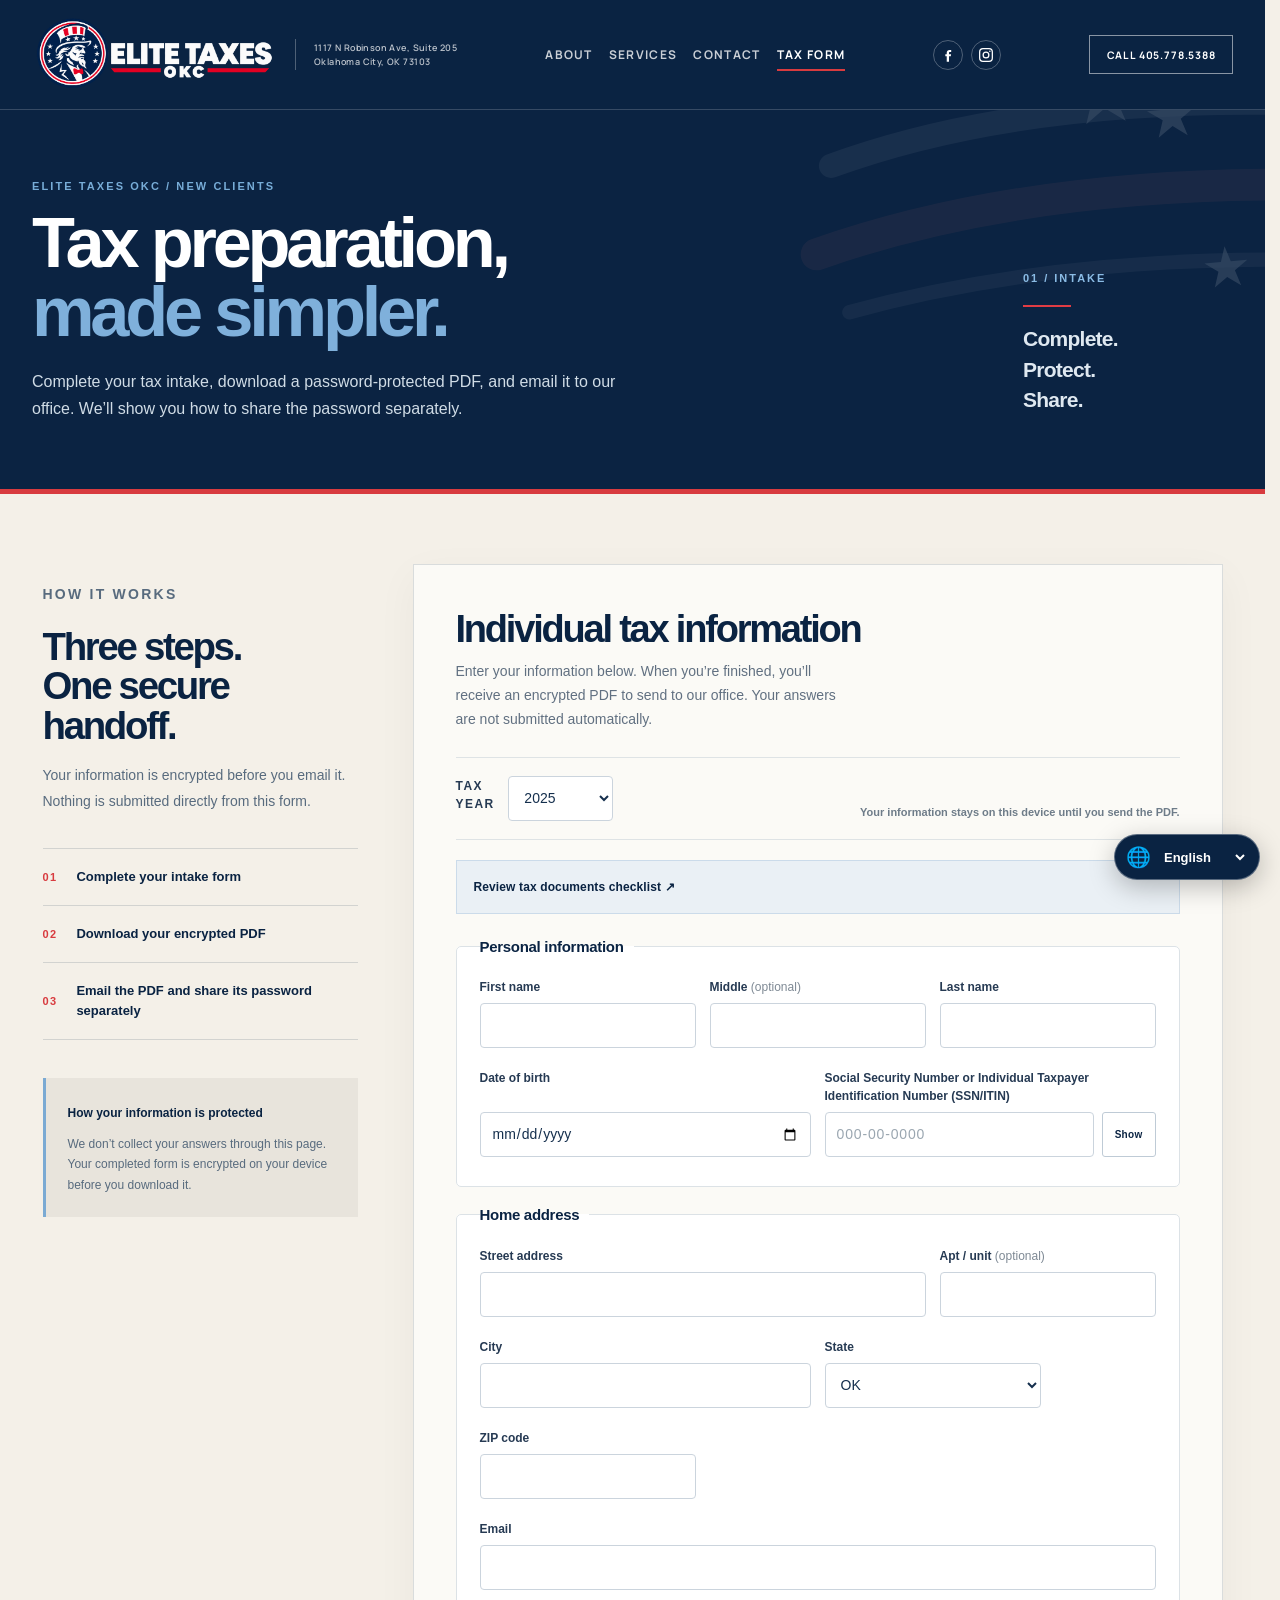
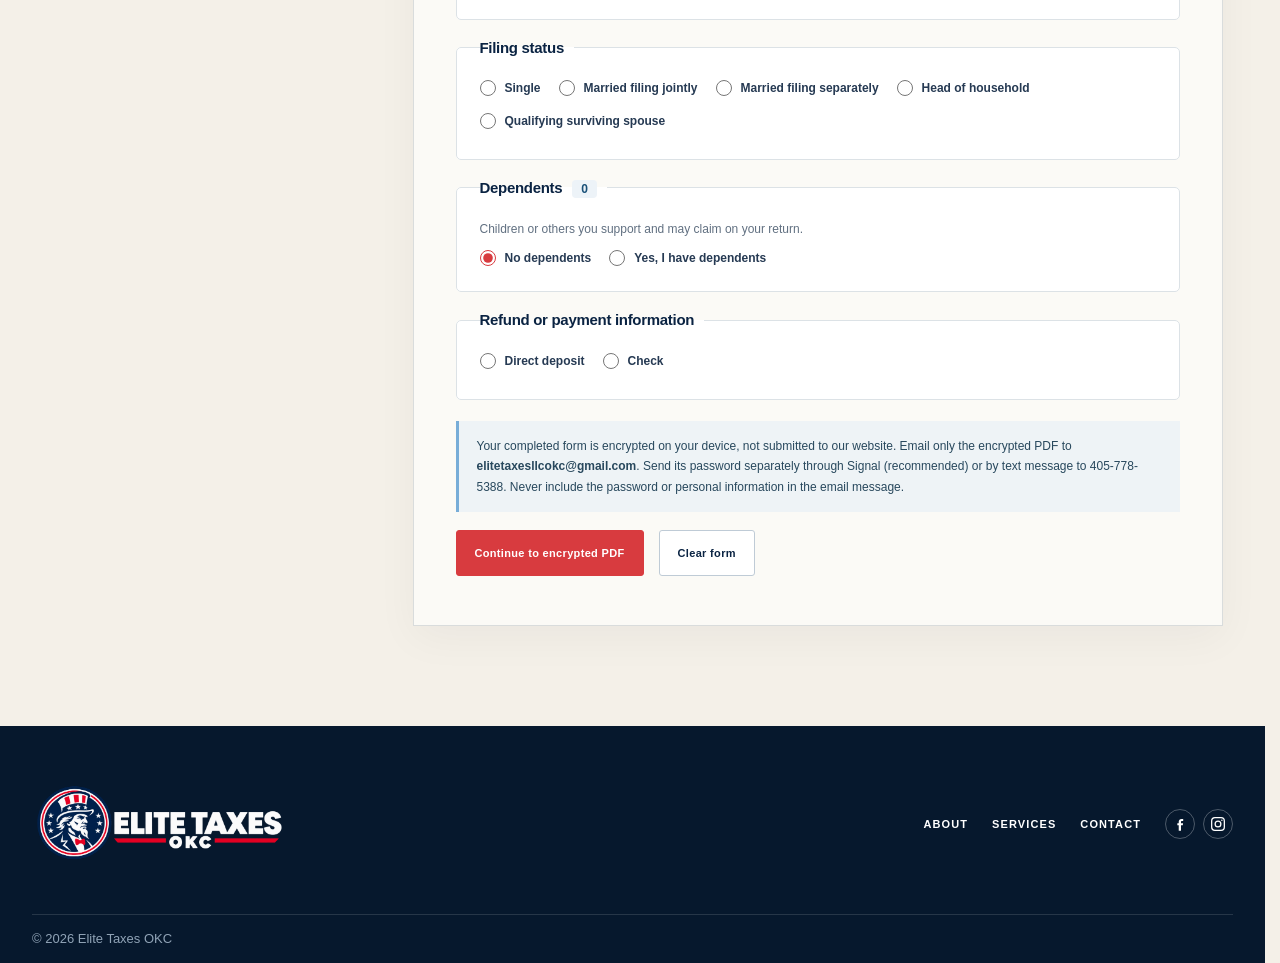
<file: intake/index.html>
<!DOCTYPE html>

<html lang="en"><head><meta content="default-src 'none'; script-src 'self'; style-src 'self'; img-src 'self' data:; font-src 'self'; connect-src 'none'; object-src 'none'; frame-src 'none'; base-uri 'none'; form-action 'none'" http-equiv="Content-Security-Policy"/>
<meta charset="utf-8"/><meta content="width=device-width,initial-scale=1" name="viewport"/>
<meta name="description" content="Complete your individual tax form and create an encrypted PDF to send to Elite Taxes OKC. Form information is processed locally in your browser."/>
<title>Individual Tax Intake | Elite Taxes OKC</title>



<link href="../styles.css" rel="stylesheet"/>
<link href="./intake-preview.css" rel="stylesheet"/>
</head><body>
<div class="page-header"><header class="site-header"><div class="shell header-inner"><div class="header-brand-block"><a class="brand" href="../"><picture class="header-logo-picture"><source media="(max-width: 980px)" srcset="../assets/elite-taxes-logo-mobile.png"/><img alt="Elite Taxes OKC" src="../assets/elite-taxes-logo-footer.png"/></picture></a><a class="header-address" href="../contact/">1117 N Robinson Ave, Suite 205<br/>Oklahoma City, OK 73103</a></div><nav class="desktop-nav"><a href="../about/">About</a><a href="../services/">Services</a><a href="../contact/">Contact</a><a class="active" href="../intake/">Tax Form</a></nav><span class="social-cluster"><a aria-label="Elite Taxes OKC on Facebook" class="social-icon facebook-link" href="https://www.facebook.com/p/Elite-Taxes-LLC-61581482872189/" rel="noopener noreferrer" target="_blank"><svg aria-hidden="true" focusable="false" viewbox="0 0 24 24"><path d="M13.5 22v-8h2.7l.4-3.1h-3.1V8.9c0-.9.3-1.5 1.6-1.5h1.7V4.6c-.3 0-1.3-.1-2.5-.1-2.5 0-4.2 1.5-4.2 4.3v2.1H8v3.1h2.1v8h3.4Z" fill="currentColor"></path></svg></a><a aria-label="Elite Taxes OKC on Instagram" class="social-icon instagram-link" href="https://www.instagram.com/elitetaxesokc/" rel="noopener noreferrer" target="_blank"><svg aria-hidden="true" focusable="false" viewbox="0 0 24 24"><rect fill="none" height="19" rx="5" stroke="currentColor" stroke-width="1.9" width="19" x="2.5" y="2.5"></rect><circle cx="12" cy="12" fill="none" r="4.3" stroke="currentColor" stroke-width="1.9"></circle><circle cx="17.8" cy="6.4" fill="currentColor" r="1.1"></circle></svg></a></span><a class="header-cta" href="tel:+14057785388">Call 405.778.5388</a><div class="mobile-header-actions"><a aria-label="Elite Taxes OKC on Facebook" class="social-icon mobile-header-facebook" href="https://www.facebook.com/p/Elite-Taxes-LLC-61581482872189/" rel="noopener noreferrer" target="_blank"><svg aria-hidden="true" focusable="false" viewbox="0 0 24 24"><path d="M13.5 22v-8h2.7l.4-3.1h-3.1V8.9c0-.9.3-1.5 1.6-1.5h1.7V4.6c-.3 0-1.3-.1-2.5-.1-2.5 0-4.2 1.5-4.2 4.3v2.1H8v3.1h2.1v8h3.4Z" fill="currentColor"></path></svg></a><a aria-label="Elite Taxes OKC on Instagram" class="social-icon mobile-header-instagram" href="https://www.instagram.com/elitetaxesokc/" rel="noopener noreferrer" target="_blank"><svg aria-hidden="true" focusable="false" viewbox="0 0 24 24"><rect fill="none" height="19" rx="5" stroke="currentColor" stroke-width="1.9" width="19" x="2.5" y="2.5"></rect><circle cx="12" cy="12" fill="none" r="4.3" stroke="currentColor" stroke-width="1.9"></circle><circle cx="17.8" cy="6.4" fill="currentColor" r="1.1"></circle></svg></a><button aria-controls="mobile-menu" aria-expanded="false" class="menu-button"><span></span><span></span></button></div></div></header><nav class="mobile-menu" id="mobile-menu"><div class="shell mobile-menu-inner"><a href="../about/">About</a><a href="../services/">Services</a><a href="../contact/">Contact</a><a href="../intake/">Tax Form</a></div></nav></div>
<section class="intake-hero"><img alt="" class="intake-hero-ribbon" src="../assets/flag-ribbon.svg"/><div class="shell intake-hero-inner"><div><p class="eyebrow blue">ELITE TAXES OKC / NEW CLIENTS</p><h1>Tax preparation,<br/><span>made simpler.</span></h1><p class="intake-hero-desc">Complete your tax intake, download a password-protected PDF, and email it to our office. We’ll show you how to share the password separately.</p></div><div class="intake-hero-aside"><span class="intake-step">01 / INTAKE</span><div class="intake-hero-aside-rule"></div><p>Complete.<br/>Protect.<br/>Share.</p></div></div></section>
<main class="intake-page"><div class="shell intake-layout">
<aside class="intake-sidebar"><div class="intake-sidebar-inner"><p class="intake-kicker">HOW IT WORKS</p><h2>Three steps.<br/>One secure handoff.</h2><p>Your information is encrypted before you email it. Nothing is submitted directly from this form.</p><div class="intake-step-list"><div><strong>01</strong><span>Complete your intake form</span></div><div><strong>02</strong><span>Download your encrypted PDF</span></div><div><strong>03</strong><span>Email the PDF and share its password separately</span></div></div><div class="intake-safety"><strong>How your information is protected</strong><p>We don’t collect your answers through this page. Your completed form is encrypted on your device before you download it.</p></div></div></aside>
<section class="intake-form-card"><div class="intake-form-content">
<h2 class="intake-form-heading">Individual tax information</h2>
<p class="lead">Enter your information below. When you’re finished, you’ll receive an encrypted PDF to send to our office. Your answers are not submitted automatically.</p><div class="intake-toolbar"><div class="intake-year"><label for="taxYear">TAX YEAR</label><select aria-label="Tax year" id="taxYear" name="taxYear"></select></div><div class="intake-toolbar-help">Your information stays on this device until you send the PDF.</div></div>
<button aria-controls="documentsDialog" aria-haspopup="dialog" class="intake-checklist-button" id="documentsButton" type="button">Review tax documents checklist ↗</button>
<dialog aria-labelledby="documentsTitle" class="documents-dialog" id="documentsDialog">
<h2 id="documentsTitle">Tax documents checklist</h2>
<p class="checklist-intro">Select the documents that apply to your tax return. Your selections will be included in your PDF.</p>
<section aria-labelledby="incomeChecklistTitle">
<h3 id="incomeChecklistTitle">Income forms</h3>
<div class="checklist">
<label><input name="documents" type="checkbox" value="w2"/> W-2</label>
<label><input name="documents" type="checkbox" value="1099"/> 1099</label>
<label><input name="documents" type="checkbox" value="socialSecurity"/> Social Security</label>
<label><input name="documents" type="checkbox" value="interestDividends"/> Interest and dividends</label>
<label><input name="documents" type="checkbox" value="rentalIncome"/> Rental income</label>
<label><input name="documents" type="checkbox" value="investmentStockSales"/> Investment stock sales</label>
</div>
</section>
<section aria-labelledby="deductionsChecklistTitle">
<h3 id="deductionsChecklistTitle">Deductions checklist</h3>
<div class="checklist">
<label><input name="documents" type="checkbox" value="mortgageInterest"/> Mortgage interest</label>
<label><input name="documents" type="checkbox" value="childCare"/> Child care</label>
<label><input name="documents" type="checkbox" value="education"/> Education</label>
<label><input name="documents" type="checkbox" value="studentLoanInterest"/> Student loan interest</label>
<label><input name="documents" type="checkbox" value="charitableDonations"/> Charitable donations</label>
</div>
</section>
<div class="dialog-actions"><button class="btn ghost" id="closeDocuments" type="button">Close</button></div>
</dialog>
<form autocomplete="off" id="intake" novalidate="">
<fieldset>
<legend>Personal information</legend>
<div class="grid">
<div class="c2"><label for="firstName">First name</label><input autocomplete="given-name" id="firstName" maxlength="100" name="firstName" required=""/><p class="err" id="firstName-err"></p></div>
<div class="c2"><label for="middle">Middle <span class="opt">(optional)</span></label><input autocomplete="additional-name" id="middle" maxlength="100" name="middle"/></div>
<div class="c2"><label for="lastName">Last name</label><input autocomplete="family-name" id="lastName" maxlength="100" name="lastName" required=""/><p class="err" id="lastName-err"></p></div>
<div class="c3"><label for="dob">Date of birth</label><input autocomplete="off" id="dob" name="dob" required="" type="date"/><p class="err" id="dob-err"></p></div>
<div class="c3">
<label for="ssn">Social Security Number or Individual Taxpayer Identification Number (SSN/ITIN)</label>
<div class="ssn">
<input aria-describedby="ssn-err" autocomplete="off" id="ssn" inputmode="numeric" maxlength="15" name="ssn" placeholder="000-00-0000" type="password"/>
<button aria-pressed="false" class="btn ghost small" id="ssnToggle" type="button">Show</button>
</div>
<p class="err" id="ssn-err"></p>
</div>
</div>
</fieldset>
<fieldset>
<legend>Home address</legend>
<div class="grid">
<div class="c4"><label for="street">Street address</label><input autocomplete="address-line1" id="street" maxlength="200" name="street" required=""/><p class="err" id="street-err"></p></div>
<div class="c2"><label for="unit">Apt / unit <span class="opt">(optional)</span></label><input autocomplete="address-line2" id="unit" maxlength="100" name="unit"/></div>
<div class="c3"><label for="city">City</label><input autocomplete="address-level2" id="city" maxlength="100" name="city" required=""/><p class="err" id="city-err"></p></div>
<div class="c2"><label for="state">State</label><select autocomplete="address-level1" id="state" name="state"></select></div>
<div class="c2"><label for="zip">ZIP code</label><input autocomplete="postal-code" id="zip" inputmode="numeric" maxlength="10" name="zip" required=""/><p class="err" id="zip-err"></p></div>
<div class="c6"><label for="email">Email</label><input aria-describedby="email-err" autocomplete="email" id="email" maxlength="320" name="email" required="" type="email"/><p class="err" id="email-err"></p></div>
</div>
</fieldset>
<fieldset>
<legend>Filing status</legend>
<div aria-label="Choose one filing status" class="choice" id="filingStatuses" role="radiogroup">
<label><input name="filingStatus" type="radio" value="single"/> Single</label>
<label><input name="filingStatus" type="radio" value="marriedFilingJointly"/> Married filing jointly</label>
<label><input name="filingStatus" type="radio" value="marriedFilingSeparately"/> Married filing separately</label>
<label><input name="filingStatus" type="radio" value="headOfHousehold"/> Head of household</label>
<label><input name="filingStatus" type="radio" value="qualifyingSurvivingSpouse"/> Qualifying surviving spouse</label>
</div>
<p class="err" id="filingStatus-err"></p>
<div class="grid hidden mt-14" id="spouseSection">
<div class="c3"><label for="spouseName">Spouse full name</label><input autocomplete="name" id="spouseName" maxlength="120" name="spouseName"/><p class="err" id="spouseName-err"></p></div>
<div class="c3"><label for="spouseSsn">Spouse Social Security number</label><input autocomplete="off" id="spouseSsn" inputmode="numeric" maxlength="11" name="spouseSsn" placeholder="000-00-0000" type="password"/><p class="err" id="spouseSsn-err"></p></div>
<div class="c3"><label for="spouseDob">Spouse date of birth</label><input autocomplete="off" id="spouseDob" name="spouseDob" type="date"/><p class="err" id="spouseDob-err"></p></div>
<div class="c3"><label for="spouseOccupation">Spouse occupation</label><input autocomplete="off" id="spouseOccupation" maxlength="120" name="spouseOccupation"/><p class="err" id="spouseOccupation-err"></p></div>
</div>
</fieldset>
<fieldset>
<legend>Dependents <span aria-live="polite" class="count" id="count">0</span></legend>
<p class="hint no-top">Children or others you support and may claim on your return.</p>
<div aria-label="Do you have dependents?" class="choice mt-12" role="radiogroup">
<label><input checked="" name="hasDeps" type="radio" value="no"/> No dependents</label>
<label><input name="hasDeps" type="radio" value="yes"/> Yes, I have dependents</label>
</div>
<div class="hidden" id="depSection">
<div id="deps"></div>
<button class="btn ghost" id="addDep" type="button">Add a dependent</button>
<p class="hint" id="dependentLimitMessage" role="status" aria-live="polite"></p>
</div>
</fieldset>
<fieldset>
<legend>Refund or payment information</legend>
<div aria-label="Choose one refund method" class="choice" id="refundMethods" role="radiogroup">
<label><input name="refundMethod" type="radio" value="directDeposit"/> Direct deposit</label>
<label><input name="refundMethod" type="radio" value="check"/> Check</label>
</div>
<p class="err" id="refundMethod-err"></p>
<div class="grid hidden mt-14" id="bankSection">
<div class="c6"><label for="bankName">Bank name</label><input autocomplete="organization" id="bankName" maxlength="120" name="bankName"/><p class="err" id="bankName-err"></p></div>
<div class="c3"><label for="accountNumber">Account number</label><input autocomplete="off" id="accountNumber" inputmode="numeric" maxlength="34" name="accountNumber" type="password"/><p class="err" id="accountNumber-err"></p></div>
<div class="c3"><label for="routingNumber">Routing number</label><input autocomplete="off" id="routingNumber" inputmode="numeric" maxlength="9" name="routingNumber" type="password"/><p class="err" id="routingNumber-err"></p></div>
<div class="c6">
<label>Account type</label>
<div aria-label="Choose one account type" class="choice" id="accountTypes" role="radiogroup">
<label><input name="accountType" type="radio" value="checking"/> Checking</label>
<label><input name="accountType" type="radio" value="savings"/> Savings</label>
</div>
<p class="err" id="accountType-err"></p>
</div>
</div>
</fieldset>
<p class="secure">Your completed form is encrypted on your device, not submitted to our website. Email only the encrypted PDF to <strong>elitetaxesllcokc@gmail.com</strong>. Send its password separately through Signal (recommended) or by text message to 405-778-5388. Never include the password or personal information in the email message.</p>
<div class="actions">
<button class="btn" id="submitBtn" type="submit">Continue to encrypted PDF</button>
<button class="btn ghost" id="clearForm" type="button">Clear form</button>
<p id="status" role="status"></p>
</div>
</form><dialog aria-labelledby="passwordTitle" class="password-dialog" id="pdfPasswordDialog">
<div id="downloadStep">
<h2 id="passwordTitle">Prepare your encrypted PDF</h2>
<p class="notice">We’ll generate a strong password and encrypt your PDF on this device. You won’t need to create or remember a password.</p>
<p class="warning">After downloading, email the encrypted PDF to our office. We’ll show you the password and how to send it separately. Nothing is sent automatically.</p>
<p id="passwordError" role="alert" aria-live="polite"></p>
<div class="pw-actions"><button class="btn" id="confirmExport" type="button">Generate and download PDF</button><button class="btn ghost" id="cancelExport" type="button">Cancel</button></div>
</div>
<div id="shareStep" hidden>
<h2 id="shareTitle" tabindex="-1">Your encrypted PDF is ready</h2>
<p class="notice">Check your Downloads folder for <strong>Elite-Taxes-Intake-Encrypted.pdf</strong>. Email that file to Elite Taxes, then send us the password separately using one of the options below.</p>

<div class="email-share-panel">
  <div class="email-share-header"><strong>1. Email the encrypted PDF</strong><span>Attachment only — no password</span></div>
  <div class="email-share-address" dir="ltr">elitetaxesllcokc@gmail.com</div>
  <div class="email-share-actions"><button class="btn ghost" id="copyOfficeEmail" type="button">Copy email address</button><button class="btn ghost" id="downloadAgain" type="button">Download PDF again</button></div>
  <p id="emailCopyStatus" role="status" aria-live="polite"></p>
  <p class="share-option-tip">Attach only the encrypted PDF. Don’t include your password, Social Security number, or bank details in the email message.</p>
</div>
<p class="share-heading">2. Share the PDF password separately</p>
<div class="password-share-panel"><label for="generatedPdfPassword">YOUR PDF PASSWORD — COPY EXACTLY</label><output id="generatedPdfPassword" aria-live="off" dir="ltr"></output><button class="btn" id="copyPdfPassword" type="button">Copy password</button><p id="copyStatus" role="status" aria-live="polite"></p></div>
<div class="share-methods">
<section class="share-option signal-option" aria-label="More private option: Signal">
<p class="share-option-label">SIGNAL — RECOMMENDED WHEN AVAILABLE</p>
<p class="share-option-desc">Signal uses end-to-end encryption, so it offers more privacy than regular text messages. Both you and Elite Taxes need Signal to use this option.</p>
<details class="signal-benefits">
<summary>Why Signal is safer than texting</summary>
<ul>
<li><strong>End-to-end privacy:</strong> Your message is encrypted so only you and the intended recipient can read it—not Signal or your mobile carrier.</li>
<li><strong>Accurate password sharing:</strong> Copy and paste the password directly into your message, without typing it character by character.</li>
<li><strong>Phone or computer:</strong> Use Signal on your phone or a linked desktop computer.</li>
</ul>
</details>
<ol class="signal-steps">
<li>Select <strong>Copy password</strong> above.</li>
<li>Open Signal and find the <strong>Elite Taxes contact confirmed by our office</strong>.</li>
<li>Verify you have the correct contact, then paste and send <strong>only the password</strong>.</li>
</ol>
<p class="share-option-tip">Only use Signal after our office confirms its Signal account. Otherwise, use a regular text message below.</p>
<p class="share-option-tip signal-download"><a href="https://signal.org/download/" target="_blank" rel="noopener noreferrer">Get Signal (optional)</a></p>
</section>
<section class="share-option sms-option" aria-label="Fallback: regular SMS text message">
<p class="share-option-label">TEXT MESSAGE — SIMPLE FALLBACK</p>
<p class="share-option-desc">If you don't use Signal, copy your password and send it in a text message to the number below. Regular text messages are not end-to-end encrypted, so Signal is more private.</p>
<div class="share-contact"><strong class="share-number" dir="ltr">405-778-5388</strong><button class="btn ghost" id="copyOfficeNumber" type="button">Copy texting number</button></div>
<p class="share-option-tip">Send only the password in your text. This website does not send messages for you.</p>
<p class="share-option-tip" id="officeCopyStatus" role="status" aria-live="polite"></p>
</section>
</div>
<p class="share-help">Keep this window open until you've shared the password. Once closed, the password can't be recovered from this website. This website does not send emails, texts, or Signal messages for you.</p>
<p class="clipboard-notice">If you copy your password, it may remain in your device's clipboard or clipboard history after you select Done. For extra privacy, replace it with other text after sharing. The downloaded encrypted PDF also remains in your Downloads folder until you delete it.</p>
<p class="warning">For your protection, do not send the password in the same email thread as the PDF. Never send your SSN or banking details in a text or Signal message.</p>
<div class="pw-actions"><button class="btn ghost" id="finishShare" type="button">Done — clear password</button></div>
</div>
</dialog>
<p class="intake-readiness" id="encryption-readiness" role="status" hidden></p><noscript><p class="intake-readiness">JavaScript is required to generate your encrypted PDF. Please enable JavaScript to use this form.</p></noscript></div></section></div></main>
<footer class="site-footer"><div class="shell"><div class="footer-top"><a class="brand" href="../"><img alt="Elite Taxes OKC" src="../assets/elite-taxes-logo-footer.png"/></a><nav class="footer-nav"><a href="../about/">About</a><a href="../services/">Services</a><a href="../contact/">Contact</a><span class="social-cluster"><a aria-label="Elite Taxes OKC on Facebook" class="social-icon facebook-link" href="https://www.facebook.com/p/Elite-Taxes-LLC-61581482872189/" rel="noopener noreferrer" target="_blank"><svg aria-hidden="true" focusable="false" viewbox="0 0 24 24"><path d="M13.5 22v-8h2.7l.4-3.1h-3.1V8.9c0-.9.3-1.5 1.6-1.5h1.7V4.6c-.3 0-1.3-.1-2.5-.1-2.5 0-4.2 1.5-4.2 4.3v2.1H8v3.1h2.1v8h3.4Z" fill="currentColor"></path></svg></a><a aria-label="Elite Taxes OKC on Instagram" class="social-icon instagram-link" href="https://www.instagram.com/elitetaxesokc/" rel="noopener noreferrer" target="_blank"><svg aria-hidden="true" focusable="false" viewbox="0 0 24 24"><rect fill="none" height="19" rx="5" stroke="currentColor" stroke-width="1.9" width="19" x="2.5" y="2.5"></rect><circle cx="12" cy="12" fill="none" r="4.3" stroke="currentColor" stroke-width="1.9"></circle><circle cx="17.8" cy="6.4" fill="currentColor" r="1.1"></circle></svg></a></span></nav></div><div class="footer-bottom"><span>© 2026 Elite Taxes OKC</span></div></div></footer>


<script src="./assets/intake-i18n.js"></script><script src="../script.js"></script><script src="./assets/pdf-export.js"></script><script src="./assets/intake.js"></script></body></html>
</file>
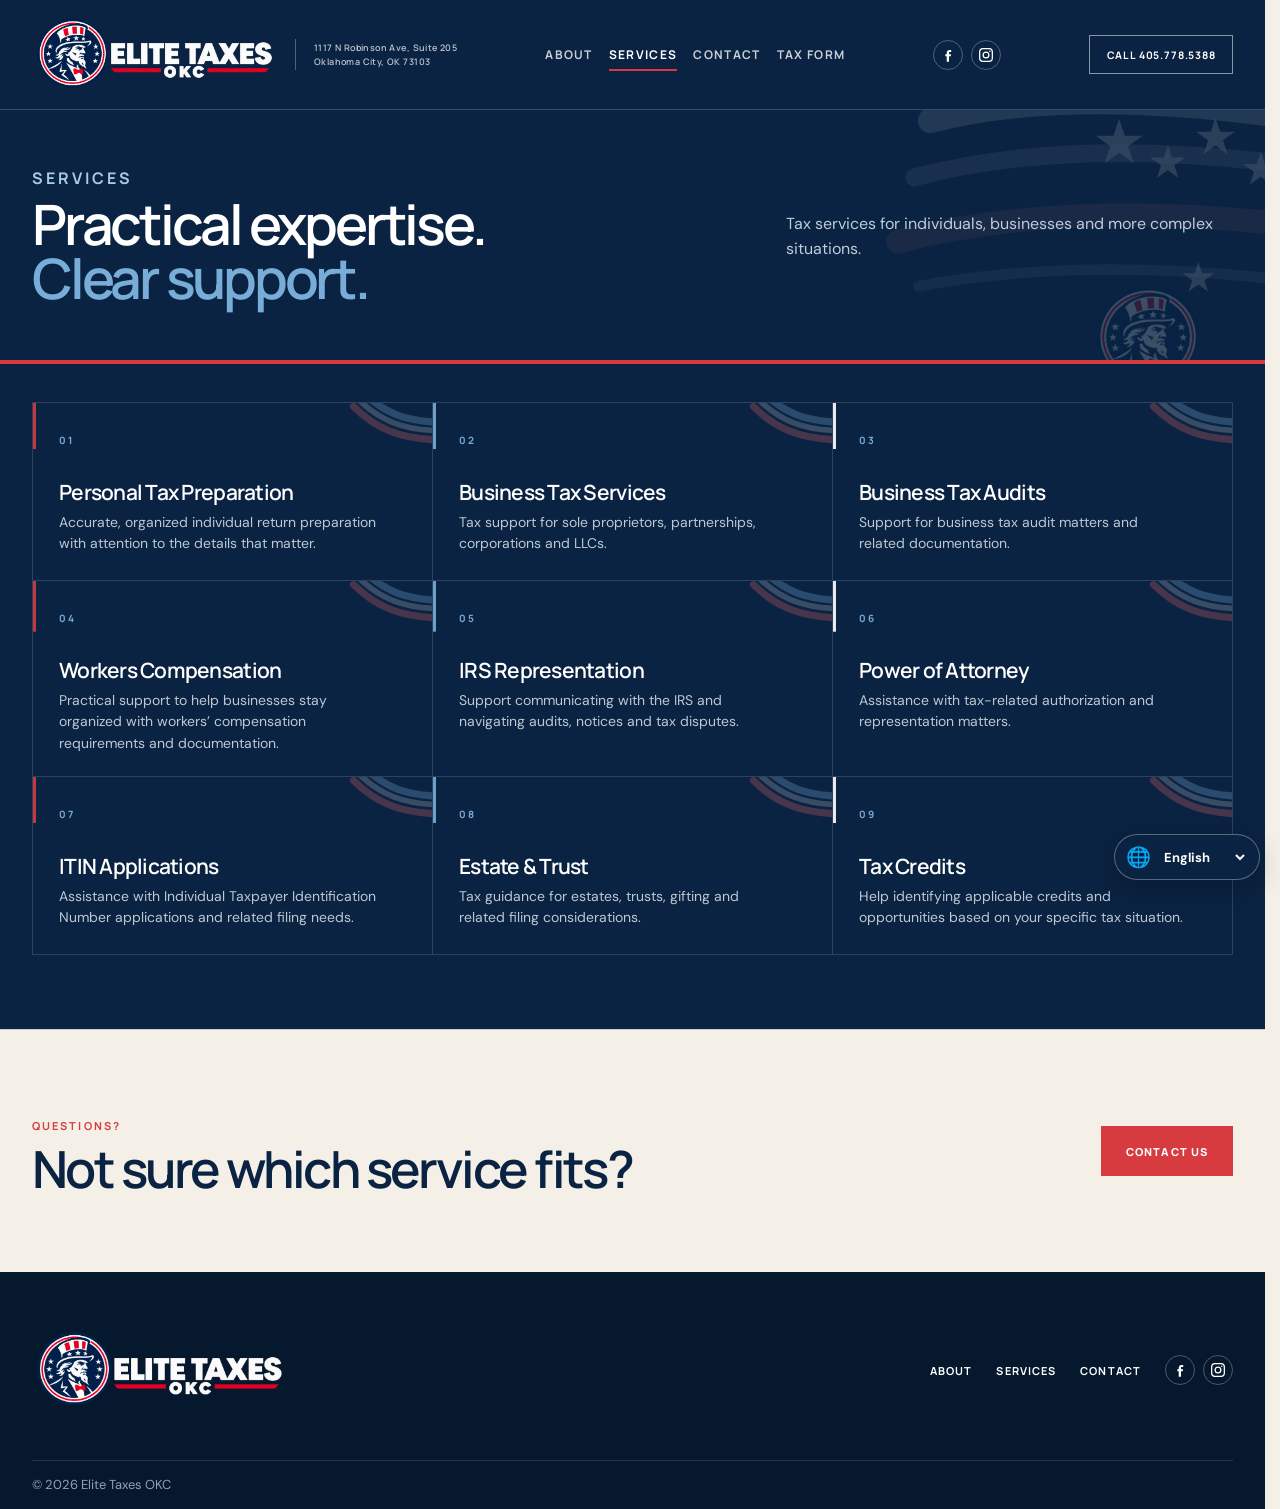
<file: services/index.html>
<!DOCTYPE html>

<html lang="en"><head><meta charset="utf-8"/><meta content="width=device-width,initial-scale=1" name="viewport"/><title>Services | Elite Taxes OKC</title><meta content="Personal and business tax preparation, IRS representation, ITIN applications, estate and trust tax support and more from Elite Taxes OKC." name="description"/><link href="https://fonts.googleapis.com" rel="preconnect"/><link crossorigin="" href="https://fonts.gstatic.com" rel="preconnect"/><link href="https://fonts.googleapis.com/css2?family=DM+Sans:wght@400;500;600;700&amp;family=Manrope:wght@400;500;600;700;800&amp;display=swap" rel="stylesheet"/><link href="../styles.css" rel="stylesheet"/></head><body class="page-services"><div class="page-header"><header class="site-header"><div class="shell header-inner"><div class="header-brand-block"><a class="brand" href="../"><picture class="header-logo-picture"><source media="(max-width: 980px)" srcset="../assets/elite-taxes-logo-mobile.png"/><img alt="Elite Taxes OKC" src="../assets/elite-taxes-logo-footer.png"/></picture></a><a class="header-address" href="../contact/">1117 N Robinson Ave, Suite 205<br/>Oklahoma City, OK 73103</a></div><nav class="desktop-nav"><a href="../about/">About</a><a class="active" href="../services/">Services</a><a href="../contact/">Contact</a><a href="../intake/">Tax Form</a></nav><span class="social-cluster"><a class="social-icon facebook-link" href="https://www.facebook.com/p/Elite-Taxes-LLC-61581482872189/" rel="noopener noreferrer" target="_blank" aria-label="Elite Taxes OKC on Facebook"><svg aria-hidden="true" viewBox="0 0 24 24" focusable="false"><path d="M13.5 22v-8h2.7l.4-3.1h-3.1V8.9c0-.9.3-1.5 1.6-1.5h1.7V4.6c-.3 0-1.3-.1-2.5-.1-2.5 0-4.2 1.5-4.2 4.3v2.1H8v3.1h2.1v8h3.4Z" fill="currentColor"/></svg></a><a class="social-icon instagram-link" href="https://www.instagram.com/elitetaxesokc/" rel="noopener noreferrer" target="_blank" aria-label="Elite Taxes OKC on Instagram"><svg aria-hidden="true" viewBox="0 0 24 24" focusable="false"><rect x="2.5" y="2.5" width="19" height="19" rx="5" fill="none" stroke="currentColor" stroke-width="1.9"/><circle cx="12" cy="12" r="4.3" fill="none" stroke="currentColor" stroke-width="1.9"/><circle cx="17.8" cy="6.4" r="1.1" fill="currentColor"/></svg></a></span><a class="header-cta" href="tel:+14057785388">Call 405.778.5388</a><div class="mobile-header-actions"><a class="social-icon mobile-header-facebook" href="https://www.facebook.com/p/Elite-Taxes-LLC-61581482872189/" rel="noopener noreferrer" target="_blank" aria-label="Elite Taxes OKC on Facebook"><svg aria-hidden="true" viewBox="0 0 24 24" focusable="false"><path d="M13.5 22v-8h2.7l.4-3.1h-3.1V8.9c0-.9.3-1.5 1.6-1.5h1.7V4.6c-.3 0-1.3-.1-2.5-.1-2.5 0-4.2 1.5-4.2 4.3v2.1H8v3.1h2.1v8h3.4Z" fill="currentColor"/></svg></a><a class="social-icon mobile-header-instagram" href="https://www.instagram.com/elitetaxesokc/" rel="noopener noreferrer" target="_blank" aria-label="Elite Taxes OKC on Instagram"><svg aria-hidden="true" viewBox="0 0 24 24" focusable="false"><rect x="2.5" y="2.5" width="19" height="19" rx="5" fill="none" stroke="currentColor" stroke-width="1.9"/><circle cx="12" cy="12" r="4.3" fill="none" stroke="currentColor" stroke-width="1.9"/><circle cx="17.8" cy="6.4" r="1.1" fill="currentColor"/></svg></a><button aria-controls="mobile-menu" aria-expanded="false" class="menu-button"><span></span><span></span></button></div></div></header><nav class="mobile-menu" id="mobile-menu"><div class="shell mobile-menu-inner"><a href="../about/">About</a><a href="../services/">Services</a><a href="../contact/">Contact</a><a href="../intake/">Tax Form</a></div></nav></div><main><section class="page-hero"><img alt="" class="page-art-ribbon" src="../assets/flag-ribbon.svg"/><img alt="" class="page-art-seal" src="../assets/elite-uncle-sam-circle.png"/><div class="shell page-hero-inner"><div><p class="eyebrow blue">Services</p><h1>Practical expertise.<br/><span>Clear support.</span></h1></div><p>Tax services for individuals, businesses and more complex situations.</p></div></section><section class="content-section services-grid-section"><div class="shell"><div class="service-grid"><article class="service-card"><span class="num">01</span><h3>Personal Tax Preparation</h3><p>Accurate, organized individual return preparation with attention to the details that matter.</p></article><article class="service-card"><span class="num">02</span><h3>Business Tax Services</h3><p>Tax support for sole proprietors, partnerships, corporations and LLCs.</p></article><article class="service-card"><span class="num">03</span><h3>Business Tax Audits</h3><p>Support for business tax audit matters and related documentation.</p></article><article class="service-card"><span class="num">04</span><h3>Workers Compensation</h3><p>Practical support to help businesses stay organized with workers’ compensation requirements and documentation.</p></article><article class="service-card"><span class="num">05</span><h3>IRS Representation</h3><p>Support communicating with the IRS and navigating audits, notices and tax disputes.</p></article><article class="service-card"><span class="num">06</span><h3>Power of Attorney</h3><p>Assistance with tax-related authorization and representation matters.</p></article><article class="service-card"><span class="num">07</span><h3>ITIN Applications</h3><p>Assistance with Individual Taxpayer Identification Number applications and related filing needs.</p></article><article class="service-card"><span class="num">08</span><h3>Estate &amp; Trust</h3><p>Tax guidance for estates, trusts, gifting and related filing considerations.</p></article><article class="service-card"><span class="num">09</span><h3>Tax Credits</h3><p>Help identifying applicable credits and opportunities based on your specific tax situation.</p></article></div></div></section><section class="quick-contact"><div class="shell quick-contact-inner"><div><p class="eyebrow blue">Questions?</p><h2>Not sure which service fits?</h2></div><a class="button" href="../contact/">Contact Us</a></div></section></main><footer class="site-footer"><div class="shell"><div class="footer-top"><a class="brand" href="../"><img alt="Elite Taxes OKC" src="../assets/elite-taxes-logo-footer.png"/></a><nav class="footer-nav"><a href="../about/">About</a><a href="../services/">Services</a><a href="../contact/">Contact</a><span class="social-cluster"><a class="social-icon facebook-link" href="https://www.facebook.com/p/Elite-Taxes-LLC-61581482872189/" rel="noopener noreferrer" target="_blank" aria-label="Elite Taxes OKC on Facebook"><svg aria-hidden="true" viewBox="0 0 24 24" focusable="false"><path d="M13.5 22v-8h2.7l.4-3.1h-3.1V8.9c0-.9.3-1.5 1.6-1.5h1.7V4.6c-.3 0-1.3-.1-2.5-.1-2.5 0-4.2 1.5-4.2 4.3v2.1H8v3.1h2.1v8h3.4Z" fill="currentColor"/></svg></a><a class="social-icon instagram-link" href="https://www.instagram.com/elitetaxesokc/" rel="noopener noreferrer" target="_blank" aria-label="Elite Taxes OKC on Instagram"><svg aria-hidden="true" viewBox="0 0 24 24" focusable="false"><rect x="2.5" y="2.5" width="19" height="19" rx="5" fill="none" stroke="currentColor" stroke-width="1.9"/><circle cx="12" cy="12" r="4.3" fill="none" stroke="currentColor" stroke-width="1.9"/><circle cx="17.8" cy="6.4" r="1.1" fill="currentColor"/></svg></a></span></nav></div><div class="footer-bottom"><span>© 2026 Elite Taxes OKC</span></div></div></footer><script src="../script.js"></script></body></html>
</file>
<file: styles.css>
:root{
  --navy:#0a2342;
  --navy-2:#12385f;
  --red:#d83b3f;
  --blue:#78add8;
  --cream:#f4f0e8;
  --paper:#fbfaf6;
  --ink:#0a2342;
  --muted:#5d6d7e;
  --line:rgba(10,35,66,.16);
  --max:1320px;
}
*{box-sizing:border-box}html{scroll-behavior:smooth}body{margin:0;font-family:"DM Sans",Arial,sans-serif;color:var(--ink);background:var(--cream);font-size:16px;line-height:1.55}img,video{display:block;max-width:100%}a{color:inherit;text-decoration:none}button{font:inherit}.shell{width:min(calc(100% - 64px),var(--max));margin:auto}.eyebrow{font:700 11px/1.2 "Manrope",sans-serif;letter-spacing:.19em;text-transform:uppercase}.eyebrow.red{color:var(--red)}.eyebrow.blue{color:var(--blue)}
.site-header{height:86px;position:absolute;top:0;left:0;right:0;z-index:20;color:#fff;border-bottom:1px solid rgba(255,255,255,.18)}.header-inner{height:100%;display:grid;grid-template-columns:285px 1fr auto;align-items:center;gap:34px}.brand img{width:235px;height:auto}.desktop-nav{justify-self:center;display:flex;gap:36px;font:700 12px "Manrope";letter-spacing:.11em;text-transform:uppercase}.desktop-nav a{opacity:.78;transition:opacity .25s ease;position:relative;padding:10px 0}.desktop-nav a:after{content:"";position:absolute;left:0;right:0;bottom:2px;height:2px;background:var(--red);transform:scaleX(0);transform-origin:right center;transition:transform .32s cubic-bezier(.2,.8,.2,1)}.desktop-nav a:hover,.desktop-nav a.active{opacity:1}.desktop-nav a:hover:after,.desktop-nav a.active:after{transform:scaleX(1);transform-origin:left center}.header-cta{border:1px solid rgba(255,255,255,.52);padding:12px 18px;font:700 11px "Manrope";letter-spacing:.08em;text-transform:uppercase;transition:.2s}.header-cta:hover{background:#fff;color:var(--navy)}.menu-button{display:none;background:none;border:0;color:#fff;padding:10px}.menu-button span{display:block;width:24px;height:1px;background:currentColor;margin:6px}.mobile-menu{display:none}
.hero{min-height:780px;height:88vh;max-height:940px;position:relative;overflow:hidden;background:var(--navy);color:#fff}.hero-media{position:absolute;inset:0}.hero-media video{width:100%;height:100%;object-fit:cover;filter:saturate(.72) contrast(1.05) brightness(.62);animation:heroMediaDrift 18s ease-in-out infinite alternate;transform-origin:center center;will-change:transform}.hero-media:after{content:"";position:absolute;inset:0;background:linear-gradient(90deg,rgba(6,24,45,.94) 0%,rgba(6,24,45,.72) 43%,rgba(6,24,45,.18) 78%,rgba(6,24,45,.08) 100%)}.hero-ribbon{position:absolute;right:-7vw;top:15%;width:min(55vw,760px);opacity:.33;animation:ribbonFloat 11s ease-in-out infinite alternate;transform-origin:right center}.hero-shield{position:absolute;right:7%;bottom:12%;width:105px;opacity:.16;animation:shieldFloat 8s ease-in-out infinite alternate}.hero-inner{position:relative;z-index:2;height:100%;min-height:780px;display:flex;align-items:flex-end;padding:160px 0 96px}.hero-copy{max-width:820px}.hero-meta{display:flex;gap:22px;align-items:center;margin-bottom:25px;color:#c9d8e5}.hero-meta span+span:before{content:"";display:inline-block;width:38px;height:1px;background:var(--red);margin-right:22px;vertical-align:middle}.hero h1{font:600 clamp(68px,8.4vw,132px)/.87 "Manrope",sans-serif;letter-spacing:-.067em;margin:0 0 30px;max-width:980px}.hero h1 em{font-style:normal;color:var(--blue)}.hero p{font-size:20px;max-width:650px;color:#e0e8ef;margin:0 0 34px}.actions{display:flex;align-items:center;gap:28px;flex-wrap:wrap}.button{display:inline-flex;align-items:center;justify-content:center;min-height:50px;padding:0 24px;background:var(--red);color:#fff;font:800 11px "Manrope";letter-spacing:.1em;text-transform:uppercase;border:1px solid var(--red);transition:.25s}.button:hover{background:#fff;border-color:#fff;color:var(--navy)}.text-link{font:800 11px "Manrope";letter-spacing:.09em;text-transform:uppercase;padding-bottom:5px;position:relative}.text-link:after{content:"";position:absolute;left:0;right:0;bottom:0;height:1px;background:currentColor;transform:scaleX(.35);transform-origin:left;transition:transform .3s ease}.text-link:hover:after{transform:scaleX(1)}.hero-scroll{position:absolute;right:32px;bottom:31px;z-index:3;font:700 10px "Manrope";letter-spacing:.18em;text-transform:uppercase;writing-mode:vertical-rl;color:rgba(255,255,255,.8)}
.marquee{height:50px;background:var(--red);color:#fff;overflow:hidden;display:flex;align-items:center}.marquee-track{white-space:nowrap;display:flex;gap:34px;min-width:max-content;animation:marquee 25s linear infinite;font:800 11px "Manrope";letter-spacing:.14em;text-transform:uppercase}.marquee-track span:after{content:"★";margin-left:34px;color:#fff}.marquee-track span{display:inline-block}
.studio{background:var(--cream);padding:128px 0 120px;position:relative;overflow:hidden}.studio-grid{display:grid;grid-template-columns:.72fr 1.28fr;gap:9vw;align-items:start}.studio-label{padding-top:10px}.studio-copy h2{font:600 clamp(52px,6vw,94px)/.96 "Manrope";letter-spacing:-.058em;margin:0 0 35px;max-width:950px}.studio-copy h2 span{color:var(--blue)}.studio-copy p{max-width:760px;font-size:21px;color:#43566a}.studio-copy .quiet{font:600 18px "Manrope";margin-top:35px;color:var(--navy)}.studio-mark{position:absolute;right:-80px;bottom:-110px;width:320px;opacity:.055}
.capabilities{background:var(--navy);color:#fff;padding:126px 0 118px}.cap-head{display:grid;grid-template-columns:.8fr 1.2fr;gap:8vw;align-items:end;margin-bottom:62px}.cap-head h2{font:600 clamp(55px,6.2vw,92px)/.95 "Manrope";letter-spacing:-.06em;margin:0}.cap-head p{color:#bdccda;max-width:540px;font-size:18px;margin:0 0 7px}.cap-list{border-top:1px solid rgba(255,255,255,.16)}.cap-row{display:grid;grid-template-columns:70px minmax(280px,.9fr) 1.25fr 46px;gap:28px;align-items:center;min-height:136px;border-bottom:1px solid rgba(255,255,255,.16);transition:.2s}.cap-row:hover{background:rgba(120,173,216,.08)}.cap-num{font:700 11px "Manrope";letter-spacing:.16em;color:var(--blue)}.cap-row h3{font:600 clamp(28px,3vw,46px)/1 "Manrope";letter-spacing:-.045em;margin:0}.cap-row p{color:#bdccda;margin:0;max-width:620px}.cap-arrow{font-size:25px;color:var(--red);transition:.2s}.cap-row:hover .cap-arrow{transform:translate(4px,-4px)}.cap-footer{display:flex;justify-content:flex-end;padding-top:34px}
.visual-story{display:grid;grid-template-columns:1.08fr .92fr;min-height:690px;background:var(--paper)}.visual-media{position:relative;overflow:hidden;min-height:690px}.visual-media video{width:100%;height:100%;object-fit:cover;filter:saturate(.72) contrast(1.03) brightness(.92);animation:visualMediaDrift 16s ease-in-out infinite alternate;transform-origin:center center;will-change:transform}.visual-media:after{content:"";position:absolute;inset:0;background:linear-gradient(0deg,rgba(10,35,66,.35),transparent 45%)}.visual-badge{position:absolute;right:34px;bottom:34px;width:112px;z-index:2;filter:drop-shadow(0 8px 25px rgba(0,0,0,.2))}.visual-copy{padding:100px clamp(48px,7vw,110px);display:flex;flex-direction:column;justify-content:center;background:var(--paper)}.visual-copy h2{font:600 clamp(50px,5.2vw,80px)/.96 "Manrope";letter-spacing:-.055em;margin:18px 0 30px}.visual-copy p{font-size:19px;color:#536476;max-width:560px}.proof-list{margin-top:42px;border-top:1px solid var(--line)}.proof-row{display:grid;grid-template-columns:54px 1fr;padding:22px 0;border-bottom:1px solid var(--line)}.proof-row b{color:var(--red);font:700 11px "Manrope";letter-spacing:.14em}.proof-row strong{font:600 18px "Manrope"}
.process{background:var(--cream);padding:126px 0}.process-head{display:grid;grid-template-columns:.75fr 1.25fr;gap:8vw;margin-bottom:72px}.process-head h2{font:600 clamp(55px,6.2vw,92px)/.95 "Manrope";letter-spacing:-.06em;margin:0}.process-steps{display:grid;grid-template-columns:repeat(3,1fr);border-top:1px solid var(--line);border-bottom:1px solid var(--line)}.step{padding:42px 40px 48px 0;border-right:1px solid var(--line);min-height:280px}.step+.step{padding-left:40px}.step:last-child{border-right:0}.roman{font:600 42px "Manrope";color:var(--blue);margin-bottom:56px}.step h3{font:600 25px/1.05 "Manrope";letter-spacing:-.03em;margin:0 0 16px}.step p{color:#5e6d7d;margin:0}.process-note{display:flex;justify-content:space-between;gap:30px;align-items:center;margin-top:44px}.process-note p{margin:0;color:#5e6d7d}
.trust{background:var(--paper);padding:118px 0}.trust-grid{display:grid;grid-template-columns:1fr 1fr;gap:9vw;align-items:center}.trust h2{font:600 clamp(52px,5.5vw,86px)/.96 "Manrope";letter-spacing:-.058em;margin:18px 0 28px}.trust h2 span{color:var(--blue)}.trust p{color:#5b6a7a;font-size:19px}.trust-cards{display:grid;grid-template-columns:1fr;gap:0;border-top:1px solid var(--line)}.trust-card{display:grid;grid-template-columns:56px 1fr;padding:27px 0;border-bottom:1px solid var(--line)}.trust-card .n{font:700 11px "Manrope";letter-spacing:.14em;color:var(--red)}.trust-card h3{font:600 22px "Manrope";margin:0 0 7px}.trust-card p{font-size:15px;margin:0}
.cta{background:var(--navy);color:#fff;position:relative;overflow:hidden}.cta-inner{min-height:510px;display:flex;align-items:center;justify-content:space-between;gap:70px;position:relative;z-index:2}.cta h2{font:600 clamp(58px,7vw,108px)/.9 "Manrope";letter-spacing:-.063em;margin:0;max-width:850px}.cta h2 span{color:var(--blue)}.cta-side{max-width:320px}.cta-side p{color:#bdccda;margin:0 0 25px}.cta-ribbon{position:absolute;right:-10%;top:8%;width:58%;opacity:.12;animation:ribbonFloat 12s ease-in-out infinite alternate}.cta:after{content:"";position:absolute;left:0;right:0;bottom:0;height:5px;background:linear-gradient(90deg,var(--red) 0 34%,#fff 34% 67%,var(--blue) 67%)}
.site-footer{background:#06182d;color:#fff;padding:34px 0 22px}.footer-top{display:flex;align-items:center;justify-content:space-between;gap:30px}.footer-top img{width:235px}.footer-nav{display:flex;gap:30px;font:700 11px "Manrope";letter-spacing:.1em;text-transform:uppercase}.footer-bottom{margin-top:28px;padding-top:18px;border-top:1px solid rgba(255,255,255,.13);display:flex;justify-content:space-between;color:#90a3b6;font-size:13px}
/* inner pages */
.page-header{position:relative;background:var(--navy)}.page-header .site-header{position:relative}.page-hero{background:var(--navy);color:#fff;position:relative;overflow:hidden;border-bottom:5px solid var(--red)}.page-hero-inner{min-height:470px;padding:86px 0 78px;display:grid;grid-template-columns:1.25fr .75fr;gap:70px;align-items:end;position:relative;z-index:2}.page-hero h1{font:600 clamp(62px,7vw,106px)/.9 "Manrope";letter-spacing:-.062em;margin:15px 0 0;max-width:950px}.page-hero h1 span{color:var(--blue)}.page-hero p{color:#bdccda;font-size:18px;max-width:480px;margin:0 0 8px}.page-art-ribbon{position:absolute;right:-7%;top:20px;width:min(48vw,690px);opacity:.22;animation:ribbonFloat 12s ease-in-out infinite alternate}.page-art-shield{position:absolute;right:6%;bottom:-28px;width:140px;opacity:.13;animation:shieldFloat 9s ease-in-out infinite alternate}.content-section{padding:108px 0;background:var(--cream)}.split-copy{display:grid;grid-template-columns:.8fr 1.2fr;gap:8vw}.split-copy h2{font:600 clamp(48px,5.4vw,82px)/.96 "Manrope";letter-spacing:-.055em;margin:0}.split-copy p{font-size:19px;color:#596979;max-width:720px}.about-story{display:grid;grid-template-columns:1fr 1fr;gap:65px;align-items:center}.about-photo{min-height:560px;position:relative;overflow:hidden}.about-photo img{width:100%;height:100%;object-fit:cover;position:absolute;inset:0}.about-panel h2{font:600 clamp(48px,5vw,76px)/.96 "Manrope";letter-spacing:-.055em;margin:16px 0 30px}.about-panel p{color:#58697a;font-size:18px}.local-strip{background:var(--blue);color:var(--navy);padding:62px 0}.local-strip-grid{display:grid;grid-template-columns:repeat(3,1fr);gap:1px;background:rgba(10,35,66,.18)}.local-item{background:var(--blue);padding:30px}.local-item span{font:700 10px "Manrope";letter-spacing:.16em;color:#fff}.local-item strong{display:block;font:600 23px "Manrope";margin-top:9px}
.service-grid{display:grid;grid-template-columns:repeat(3,1fr);border-top:1px solid var(--line);border-left:1px solid var(--line)}.service-card{padding:36px;min-height:270px;border-right:1px solid var(--line);border-bottom:1px solid var(--line);background:var(--paper);position:relative}.service-card:before{content:"";position:absolute;left:0;top:0;width:4px;height:0;background:var(--red);transition:.25s}.service-card:nth-child(3n+2):before{background:var(--blue)}.service-card:nth-child(3n):before{background:var(--navy)}.service-card:hover:before{height:100%}.service-card .num{font:700 10px "Manrope";letter-spacing:.15em;color:var(--red)}.service-card h3{font:600 26px/1.05 "Manrope";letter-spacing:-.035em;margin:56px 0 15px}.service-card p{color:#5d6c7c;margin:0}.quick-contact{background:var(--navy);color:#fff;padding:78px 0}.quick-contact-inner{display:flex;justify-content:space-between;align-items:center;gap:40px}.quick-contact h2{font:600 clamp(40px,4vw,62px)/1 "Manrope";letter-spacing:-.05em;margin:8px 0 0}.contact-grid{display:grid;grid-template-columns:.85fr 1.15fr;gap:0;background:var(--paper);border:1px solid var(--line)}.contact-panel{background:var(--navy);color:#fff;padding:55px}.contact-panel .row{padding:24px 0;border-bottom:1px solid rgba(255,255,255,.15)}.contact-panel .row:last-child{border-bottom:0}.label{display:block;color:var(--blue);font:700 10px "Manrope";letter-spacing:.15em;text-transform:uppercase;margin-bottom:7px}.contact-panel a,.contact-panel address{font:600 clamp(20px,2.3vw,30px) "Manrope";font-style:normal}.contact-copy{padding:65px}.contact-copy h2{font:600 clamp(44px,4.8vw,72px)/.96 "Manrope";letter-spacing:-.05em;margin:0 0 25px}.contact-copy p{color:#5c6c7c;font-size:18px}.contact-note{margin-top:45px;padding-top:22px;border-top:1px solid var(--line)}.contact-note span{font:700 10px "Manrope";letter-spacing:.14em;color:var(--red);text-transform:uppercase}.contact-note p{font-size:14px}
.reveal{opacity:0;transform:translateY(18px);transition:opacity .7s ease,transform .7s ease}.reveal.is-visible{opacity:1;transform:none}
@keyframes ribbonFloat{from{transform:translate3d(0,0,0) rotate(-1deg)}to{transform:translate3d(-18px,12px,0) rotate(1.5deg)}}@keyframes shieldFloat{from{transform:translateY(0) rotate(-2deg)}to{transform:translateY(-14px) rotate(2deg)}}@keyframes marquee{to{transform:translateX(-50%)}}
@media(max-width:980px){.desktop-nav,.header-cta{display:none}.menu-button{display:block;justify-self:end}.header-inner{grid-template-columns:1fr auto}.mobile-menu.open{display:block;position:absolute;top:86px;left:0;right:0;z-index:30;background:var(--navy);color:#fff;padding:22px 0;border-top:1px solid rgba(255,255,255,.15)}.mobile-menu-inner{display:grid;gap:15px}.hero{height:auto;min-height:720px}.hero-inner{min-height:720px}.studio-grid,.cap-head,.process-head,.trust-grid,.split-copy,.about-story{grid-template-columns:1fr;gap:40px}.visual-story{grid-template-columns:1fr}.visual-media{min-height:520px}.process-steps{grid-template-columns:1fr}.step,.step+.step{padding:34px 0;border-right:0;border-bottom:1px solid var(--line);min-height:auto}.step:last-child{border-bottom:0}.roman{margin-bottom:24px}.page-hero-inner{grid-template-columns:1fr;gap:30px;min-height:390px}.service-grid{grid-template-columns:repeat(2,1fr)}.contact-grid{grid-template-columns:1fr}.local-strip-grid{grid-template-columns:1fr}.cta-inner{min-height:460px;align-items:flex-start;flex-direction:column;justify-content:center}.cap-row{grid-template-columns:50px 1fr 42px}.cap-row p{grid-column:2/3}.cap-row .cap-arrow{grid-column:3;grid-row:1/3}}
@media(max-width:640px){.shell{width:min(calc(100% - 36px),var(--max))}.site-header{height:72px}.brand img{width:175px}.hero{min-height:690px}.hero-inner{min-height:690px;padding:125px 0 68px}.hero h1{font-size:58px}.hero p{font-size:17px}.hero-scroll{display:none}.studio,.capabilities,.process,.trust,.content-section{padding:82px 0}.studio-copy h2,.cap-head h2,.process-head h2,.trust h2,.split-copy h2,.about-panel h2{font-size:48px}.cap-row{min-height:154px;gap:15px}.cap-row h3{font-size:27px}.visual-media{min-height:400px}.visual-copy{padding:70px 24px}.visual-copy h2{font-size:48px}.process-note,.quick-contact-inner,.footer-top,.footer-bottom{align-items:flex-start;flex-direction:column}.service-grid{grid-template-columns:1fr}.service-card{min-height:230px}.page-hero-inner{padding:62px 0 56px;min-height:340px}.page-hero h1{font-size:54px}.page-art-ribbon{width:80vw;right:-28%}.contact-panel,.contact-copy{padding:34px 26px}.footer-nav{flex-wrap:wrap}.cta h2{font-size:58px}.actions{gap:18px}}
@media(prefers-reduced-motion:reduce){*{scroll-behavior:auto!important}.reveal{opacity:1;transform:none;transition:none}.hero-ribbon,.hero-shield,.page-art-ribbon,.page-art-shield,.cta-ribbon,.marquee-track,.hero-media video,.visual-media video,.service-intro-image img,.contact-visual-image img{animation:none!important}}

/* v11.1 media + motion refinement */
.studio-label{display:flex;flex-direction:column;gap:30px}.studio-photo{margin:20px 0 0;width:min(100%,360px)}.studio-photo img{width:100%;aspect-ratio:4/5;object-fit:cover;filter:saturate(.78) contrast(1.03)}.studio-photo figcaption{margin-top:13px;padding-top:12px;border-top:1px solid var(--line);font:700 10px/1.4 "Manrope";letter-spacing:.11em;text-transform:uppercase;color:#667789}.studio-photo:hover img{filter:saturate(.9) contrast(1.04)}
.service-intro-media{display:grid;grid-template-columns:1.08fr .92fr;min-height:560px;background:var(--paper)}.service-intro-image{overflow:hidden;min-height:560px;position:relative}.service-intro-image:after{content:"";position:absolute;inset:0;background:linear-gradient(0deg,rgba(10,35,66,.24),transparent 52%)}.service-intro-image img{width:100%;height:100%;object-fit:cover;filter:saturate(.8) contrast(1.03);animation:stillMediaDrift 20s ease-in-out infinite alternate;transform-origin:center;will-change:transform}.service-intro-copy{padding:90px clamp(44px,6vw,100px);display:flex;flex-direction:column;justify-content:center}.service-intro-copy h2{font:600 clamp(48px,5.3vw,80px)/.95 "Manrope";letter-spacing:-.055em;margin:18px 0 28px}.service-intro-copy h2 span{color:var(--blue)}.service-intro-copy>p:last-child{font-size:18px;color:#5b6b7b;max-width:540px}.services-grid-section{padding-top:92px}.contact-visual{display:grid;grid-template-columns:1.35fr .65fr;min-height:330px;background:var(--navy);color:#fff}.contact-visual-image{overflow:hidden;position:relative;min-height:330px}.contact-visual-image:after{content:"";position:absolute;inset:0;background:linear-gradient(90deg,rgba(10,35,66,.12),rgba(10,35,66,.5))}.contact-visual-image img{width:100%;height:100%;object-fit:cover;filter:saturate(.75) brightness(.82);animation:stillMediaDrift 22s ease-in-out infinite alternate;transform-origin:center}.contact-visual-caption{display:flex;flex-direction:column;justify-content:center;padding:55px}.contact-visual-caption>p:last-child{font:600 clamp(25px,2.5vw,38px)/1.08 "Manrope";letter-spacing:-.035em;margin:18px 0 0;max-width:340px}.page-art-ribbon{animation:ribbonFloat 10s ease-in-out infinite alternate}.page-art-shield{animation:shieldFloat 7s ease-in-out infinite alternate}.button{position:relative;overflow:hidden}.button:after{content:"↗";margin-left:0;width:0;opacity:0;transform:translate(-5px,5px);transition:width .25s ease,opacity .25s ease,transform .25s ease}.button:hover:after{width:16px;opacity:1;transform:none}
@keyframes heroMediaDrift{0%{transform:scale(1.015) translate3d(0,0,0)}100%{transform:scale(1.065) translate3d(-1.1%,.7%,0)}}@keyframes visualMediaDrift{0%{transform:scale(1.01) translate3d(0,0,0)}100%{transform:scale(1.045) translate3d(.8%,-.6%,0)}}@keyframes stillMediaDrift{0%{transform:scale(1.01) translate3d(0,0,0)}100%{transform:scale(1.055) translate3d(-.7%,.5%,0)}}
@media(max-width:980px){.service-intro-media,.contact-visual{grid-template-columns:1fr}.service-intro-image{min-height:440px}.contact-visual-image{min-height:300px}.studio-photo{width:min(100%,520px)}}
@media(max-width:640px){.service-intro-image{min-height:330px}.service-intro-copy{padding:64px 24px}.contact-visual-image{min-height:260px}.contact-visual-caption{padding:44px 24px}.studio-photo{margin-top:8px}}

/* ===== v11.2 design audit: fewer chapters, purposeful color + numbering ===== */
:root{
  --blue:#78add8; /* accent, not a primary field */
}

/* Page hero labels are categories, not faux chapter numbers. */
.page-hero .eyebrow{color:#a9cce6}

/* Local proof facts are labels, not a fake sequence. */
.proof-row{grid-template-columns:84px 1fr}
.proof-row b{color:var(--red);font-size:9px;letter-spacing:.17em}

/* ABOUT: dark local strip gives the page one strong color chapter without a wall of pale blue. */
.local-strip{background:var(--navy);color:#fff;padding:64px 0}
.local-strip-grid{gap:1px;background:rgba(255,255,255,.14)}
.local-item{background:var(--navy-2);position:relative;overflow:hidden;padding:32px}
.local-item:before{content:"";position:absolute;left:0;top:0;right:0;height:3px;background:var(--red)}
.local-item:nth-child(2):before{background:var(--blue)}
.local-item:nth-child(3):before{background:#fff}
.local-item span{color:var(--blue)}
.local-item strong{color:#fff}

/* SERVICES: restore the denser dark 3x3 card language from the earlier direction. */
.services-grid-section{background:var(--navy);color:#fff;padding:96px 0 110px}
.service-grid{border-color:rgba(255,255,255,.15);background:var(--navy)}
.service-card{
  background:var(--navy);
  color:#fff;
  min-height:235px;
  padding:30px;
  border-color:rgba(255,255,255,.15);
  overflow:hidden;
  transition:background .28s ease,transform .28s ease;
}
.service-card:after{
  content:"";
  position:absolute;
  width:92px;height:92px;border-radius:50%;
  border:16px solid rgba(120,173,216,.07);
  right:-30px;bottom:-30px;
  transition:transform .4s ease,border-color .3s ease;
}
.service-card:before{width:3px;height:100%;opacity:.9;transform:scaleY(.28);transform-origin:top;transition:transform .3s ease}
.service-card:nth-child(3n+2):before{background:var(--blue)}
.service-card:nth-child(3n):before{background:#fff}
.service-card:hover{background:#102e51}
.service-card:hover:before{height:100%;transform:scaleY(1)}
.service-card:hover:after{transform:translate(-8px,-8px);border-color:rgba(120,173,216,.13)}
.service-card .num{color:var(--blue)}
.service-card h3{color:#fff;margin:42px 0 13px;font-size:24px}
.service-card p{color:#b9c7d4;font-size:15px;line-height:1.55}

/* Avoid following the dark service catalog with another dark block. */
.page-services .quick-contact{background:var(--cream);color:var(--navy);border-top:1px solid var(--line)}
.page-services .quick-contact .eyebrow{color:var(--red)}
.page-services .quick-contact .button{background:var(--red);color:#fff;border-color:var(--red)}
.page-services .quick-contact .button:hover{background:var(--navy);border-color:var(--navy);color:#fff}

/* Keep light blue as punctuation across pale sections, not a backdrop. */
.studio-copy h2 span,.page-hero h1 span,.service-intro-copy h2 span,.cta h2 span{color:var(--blue)}
.content-section,.studio,.process{background:var(--cream)}
.service-intro-media,.visual-story,.visual-copy,.contact-grid{background:var(--paper)}

/* Clean card animation: visual response without layout movement. */
.service-card{transform:none!important}

@media(max-width:980px){
  .service-card{min-height:220px}
}
@media(max-width:640px){
  .proof-row{grid-template-columns:72px 1fr}
  .service-card{min-height:205px}
}


/* ===== v11.3 patriotic richness + targeted media ===== */
/* Color roles: navy = structure, cream = editorial, red = energy, light blue = accent. */
.eyebrow.light{color:rgba(255,255,255,.78)}

/* HOME / editorial intro: use the available space like an editorial spread rather than a tiny card. */
.studio{border-top:5px solid var(--paper)}
.studio-grid{grid-template-columns:.88fr 1.12fr;gap:7vw;align-items:center}
.studio-label{padding-top:0;gap:24px}
.studio-media{position:relative;width:min(100%,560px);padding:0 72px 58px 0}
.studio-photo{margin:0;width:100%}
.studio-photo-main img{aspect-ratio:4/5;object-fit:cover;filter:saturate(.82) contrast(1.04)}
.studio-photo-main figcaption{color:#536476}
.studio-photo-inset{position:absolute;width:44%;right:0;bottom:0;margin:0;border:10px solid var(--cream);box-shadow:0 18px 50px rgba(10,35,66,.13)}
.studio-photo-inset img{aspect-ratio:1/1.08;object-fit:cover;filter:saturate(.85) contrast(1.02)}
.studio-media:before{content:"";position:absolute;left:-18px;top:42px;width:5px;height:38%;background:var(--red);z-index:2}
.studio-media:after{content:"";position:absolute;right:54px;top:-14px;width:76px;height:5px;background:var(--blue);z-index:2}
.studio-copy{padding:26px 0}
.studio-copy .quiet{display:inline-block;padding:12px 16px;border-left:3px solid var(--red);background:rgba(120,173,216,.09)}

/* HOME / make red a real chapter, not just a button color. */
.visual-story{background:var(--red)}
.visual-copy{background:var(--red);color:#fff;position:relative;overflow:hidden}
.visual-copy:before{content:"";position:absolute;right:-120px;top:-120px;width:330px;height:330px;border:46px solid rgba(255,255,255,.065);border-radius:50%}
.visual-copy h2{color:#fff;position:relative}
.visual-copy h2 br+*{color:inherit}
.visual-copy p{color:rgba(255,255,255,.78);position:relative}
.visual-copy .proof-list{border-color:rgba(255,255,255,.25);position:relative}
.visual-copy .proof-row{border-color:rgba(255,255,255,.22)}
.visual-copy .proof-row b{color:#fff}
.visual-copy .proof-row strong{color:#fff}
.visual-media:after{background:linear-gradient(0deg,rgba(10,35,66,.42),transparent 48%)}
.visual-story:after{content:"";position:absolute;display:none}

/* HOME / process stays quiet, but earns a little patriotic punctuation. */
.process{position:relative;overflow:hidden}
.process:before{content:"";position:absolute;left:0;top:0;width:34%;height:4px;background:var(--red)}
.process:after{content:"";position:absolute;left:34%;top:0;width:18%;height:4px;background:var(--blue)}
.roman{color:var(--navy)}
.step:nth-child(2) .roman{color:var(--red)}
.step:nth-child(3) .roman{color:var(--blue)}

/* CTA: white headline + blue accent, with the red/white/blue baseline retained. */
.cta-side{padding-left:24px;border-left:3px solid var(--red)}

/* ABOUT: photo helps the second editorial section feel intentional rather than empty. */
.about-standard{position:relative}
.standard-photo{margin-top:44px;width:min(100%,500px);position:relative;padding-right:22px;padding-bottom:22px}
.standard-photo:before{content:"";position:absolute;right:0;bottom:0;width:55%;height:55%;background:var(--blue);opacity:.22}
.standard-photo img{position:relative;z-index:1;width:100%;aspect-ratio:16/10;object-fit:cover;filter:saturate(.78) contrast(1.04)}
.about-standard .split-copy>div:last-child{padding-top:16px}

/* SERVICES: keep the premium dark cards, but make the intro feel more branded. */
.service-intro-copy{position:relative;overflow:hidden}
.service-intro-copy:before{content:"";position:absolute;top:0;left:0;width:100%;height:5px;background:linear-gradient(90deg,var(--red) 0 36%,#fff 36% 68%,var(--blue) 68%)}
.service-intro-copy:after{content:"";position:absolute;right:-105px;bottom:-105px;width:260px;height:260px;border:34px solid rgba(120,173,216,.12);border-radius:50%}
.service-intro-copy>*{position:relative;z-index:1}
.services-grid-section{border-top:5px solid var(--red)}
.service-card:nth-child(3n+1):before{background:var(--red)}
.service-card:nth-child(3n+2):before{background:var(--blue)}
.service-card:nth-child(3n):before{background:#fff}

/* CONTACT: give the media chapter a red copy field to balance the navy page hero. */
.contact-visual{background:var(--red)}
.contact-visual-caption{background:var(--red);position:relative;overflow:hidden}
.contact-visual-caption:after{content:"";position:absolute;right:-85px;bottom:-90px;width:220px;height:220px;border:30px solid rgba(255,255,255,.08);border-radius:50%}
.contact-visual-caption>*{position:relative;z-index:1}
.contact-visual-caption>p:last-child{color:#fff}
.contact-visual-image:after{background:linear-gradient(90deg,rgba(10,35,66,.08),rgba(10,35,66,.3))}

/* Inner heroes: stronger patriotic edge, still restrained. */
.page-hero{border-bottom:5px solid var(--red)}
.page-hero:after{content:"";position:absolute;bottom:-5px;left:34%;width:17%;height:5px;background:#fff;z-index:4}
.page-hero:before{content:"";position:absolute;bottom:-5px;left:51%;width:17%;height:5px;background:var(--blue);z-index:4}

@media(max-width:980px){
  .studio-grid{grid-template-columns:1fr;gap:54px}
  .studio-media{width:min(100%,620px)}
  .visual-story{background:var(--red)}
  .standard-photo{width:min(100%,620px)}
}
@media(max-width:640px){
  .studio-media{padding:0 42px 44px 0}
  .studio-photo-inset{border-width:7px;width:46%}
  .studio-media:after{right:30px}
  .cta-side{padding-left:18px}
  .contact-visual-caption{min-height:250px}
}

/* ===== v11.4 proportion + hierarchy pass ===== */
/* Inner-page heroes should introduce the page, not consume it. */
.page-hero-inner{min-height:350px;padding:64px 0 58px;grid-template-columns:1.15fr .85fr;gap:58px}
.page-hero h1{font-size:clamp(56px,6vw,88px);max-width:820px}
.page-art-ribbon{top:-8px;width:min(43vw,590px)}
.page-art-shield{width:118px}

/* ABOUT / local facts: one full-width band, no navy box inside navy box. */
.local-strip{padding:0;background:var(--navy);border-top:1px solid rgba(255,255,255,.14);border-bottom:1px solid rgba(255,255,255,.14)}
.local-strip .shell{width:100%;max-width:none}
.local-strip-grid{gap:0;background:transparent}
.local-item{background:transparent;padding:38px clamp(38px,5vw,82px);border-right:1px solid rgba(255,255,255,.15);min-height:150px;display:flex;flex-direction:column;justify-content:center}
.local-item:last-child{border-right:0}
.local-item:before{height:3px;right:auto;width:100%;opacity:.95}

/* ABOUT / standard: one balanced story, not headline+photo fighting copy across the page. */
.about-standard{padding:96px 0}
.standard-layout{display:grid;grid-template-columns:.9fr 1.1fr;gap:7vw;align-items:center}
.standard-copy h2{font:600 clamp(52px,5vw,76px)/.96 "Manrope";letter-spacing:-.055em;margin:16px 0 28px;max-width:650px}
.standard-copy>p{font-size:18px;color:#596979;max-width:640px}
.standard-copy .actions{margin-top:28px}
.standard-photo{margin:0;width:100%;padding:0;position:relative;overflow:hidden;min-height:460px}
.standard-photo:before{display:none}
.standard-photo img{position:absolute;inset:0;width:100%;height:100%;object-fit:cover;aspect-ratio:auto;filter:saturate(.8) contrast(1.04)}

/* HOME / services: preserve the editorial rows but fix the squeezed headline and dead space. */
.capabilities{padding:96px 0 88px}
.cap-head{grid-template-columns:1.15fr .85fr;gap:7vw;align-items:end;margin-bottom:46px}
.cap-head h2{font-size:clamp(50px,5.1vw,76px);max-width:760px}
.cap-head p{max-width:500px;font-size:17px;margin-bottom:4px}
.cap-row{min-height:116px;grid-template-columns:58px minmax(300px,1.05fr) 1.1fr 40px;gap:22px}
.cap-row h3{font-size:clamp(26px,2.5vw,38px)}
.cap-footer{padding-top:26px}

/* HOME / process: headline and explanation belong to the same composition. */
.process{padding:94px 0 88px}
.process-head{grid-template-columns:1.15fr .85fr;gap:7vw;align-items:end;margin-bottom:44px}
.process-head h2{font-size:clamp(50px,5.1vw,74px);max-width:660px}
.process-head>p{max-width:430px;margin:0 0 6px;color:#596979;font-size:17px}
.step{min-height:230px;padding:34px 34px 40px 0}
.step+.step{padding-left:34px}
.roman{font-size:34px;margin-bottom:34px}
.step h3{font-size:23px}
.process-note{margin-top:32px}

/* SERVICES / get the catalog into view much sooner. */
.page-services .page-hero-inner{min-height:315px;padding:52px 0 50px}
.service-intro-media{grid-template-columns:.92fr 1.08fr;min-height:380px}
.service-intro-image{min-height:380px}
.service-intro-copy{padding:56px clamp(42px,5vw,78px)}
.service-intro-copy h2{font-size:clamp(42px,4.2vw,62px);margin:14px 0 20px;max-width:650px}
.service-intro-copy>p:last-child{font-size:17px}
.services-grid-section{padding:58px 0 92px;border-top:4px solid var(--red)}
.service-card{min-height:215px;padding:28px}
.service-card h3{margin-top:34px}

/* CONTACT / closing media is an accent, not another hero. */
.contact-visual{min-height:230px;grid-template-columns:1.45fr .55fr}
.contact-visual-image{min-height:230px}
.contact-visual-caption{padding:38px 44px}
.contact-visual-caption>p:last-child{font-size:clamp(23px,2vw,32px);max-width:310px}

@media(max-width:980px){
  .local-strip .shell{width:min(calc(100% - 64px),var(--max))}
  .local-strip{padding:40px 0}
  .local-strip-grid{grid-template-columns:1fr}
  .local-item{border-right:0;border-bottom:1px solid rgba(255,255,255,.15);min-height:auto;padding:26px 0}
  .local-item:last-child{border-bottom:0}
  .standard-layout{grid-template-columns:1fr;gap:44px}
  .standard-photo{min-height:420px}
  .cap-head,.process-head{grid-template-columns:1fr;gap:24px}
  .service-intro-media{grid-template-columns:1fr;min-height:0}
  .service-intro-image{min-height:350px}
  .contact-visual{grid-template-columns:1fr}
  .contact-visual-image{min-height:240px}
}
@media(max-width:640px){
  .page-hero-inner,.page-services .page-hero-inner{min-height:300px;padding:48px 0 44px}
  .about-standard{padding:76px 0}
  .standard-photo{min-height:320px}
  .capabilities,.process{padding:76px 0}
  .cap-row{min-height:140px}
  .service-intro-copy{padding:48px 24px}
  .services-grid-section{padding:44px 0 76px}
  .contact-visual-caption{padding:34px 24px}
}


/* ===== v11.5 SERVICES PAGE: cards first, tighter opening ===== */
.page-services .page-hero{min-height:0}
.page-services .page-hero-inner{
  min-height:220px;
  padding:34px 0 30px;
  grid-template-columns:1.05fr .75fr;
  gap:44px;
  align-items:center;
}
.page-services .page-hero h1{
  font-size:clamp(48px,5.2vw,76px);
  line-height:.91;
  max-width:720px;
  margin-top:10px;
}
.page-services .page-hero p{font-size:16px;max-width:410px;margin:0}
.page-services .page-art-ribbon{
  right:-4%;
  top:-38px;
  width:min(38vw,520px);
  opacity:.18;
}
.page-services .page-art-seal{
  position:absolute;
  right:5.8%;
  bottom:-34px;
  width:118px;
  opacity:.18;
  z-index:1;
  animation:shieldFloat 8s ease-in-out infinite alternate;
}

.page-services .service-intro-media{
  min-height:255px;
  grid-template-columns:.72fr 1.28fr;
  border-bottom:1px solid var(--line);
}
.page-services .service-intro-image{min-height:255px}
.page-services .service-intro-image img{object-position:center 46%}
.page-services .service-intro-copy{
  padding:34px clamp(42px,5vw,78px);
  justify-content:center;
}
.page-services .service-intro-copy h2{
  font-size:clamp(38px,4.2vw,62px);
  margin:10px 0 15px;
  max-width:760px;
}
.page-services .service-intro-copy>p:last-child{
  font-size:15px;
  line-height:1.55;
  max-width:620px;
}
.page-services .services-grid-section{padding-top:42px;padding-bottom:82px}
.page-services .service-grid{margin-top:0}
.page-services .service-card{min-height:205px;padding:26px}
.page-services .service-card h3{margin-top:30px;font-size:23px}
.page-services .service-card p{font-size:14px}

@media(max-width:980px){
  .page-services .page-hero-inner{min-height:245px;padding:40px 0 36px;grid-template-columns:1fr}
  .page-services .page-art-seal{width:94px;right:4%;bottom:-26px}
  .page-services .service-intro-media{grid-template-columns:1fr;min-height:0}
  .page-services .service-intro-image{min-height:300px}
  .page-services .service-intro-copy{padding:44px 5vw}
  .page-services .services-grid-section{padding-top:48px}
}
@media(max-width:640px){
  .page-services .page-hero-inner{min-height:220px;padding:34px 0 30px}
  .page-services .page-hero h1{font-size:48px}
  .page-services .page-art-seal{width:76px;bottom:-20px}
  .page-services .service-intro-image{min-height:230px}
  .page-services .service-intro-copy{padding:36px 24px}
  .page-services .service-intro-copy h2{font-size:42px}
  .page-services .services-grid-section{padding-top:36px}
}


/* ===== V11.6 SERVICES RESET =====
   Keep the newer compact hero, but return the catalog to the older,
   tighter service-card logic and the selected patriotic corner sweep. */
.page-services .page-hero{
  border-bottom:4px solid var(--red);
}
.page-services .page-hero::before,
.page-services .page-hero::after{
  display:none !important;
  content:none !important;
}

/* The catalog is the point of this page: it begins immediately after the hero. */
.page-services .services-grid-section{
  padding:38px 0 74px;
  background:var(--navy);
  border-top:0;
}
.page-services .service-grid{
  margin:0;
  border-top:1px solid rgba(255,255,255,.14);
  border-left:1px solid rgba(255,255,255,.14);
  background:var(--navy);
}
.page-services .service-card{
  min-height:178px;
  padding:24px 26px 22px;
  overflow:hidden;
  background:var(--navy);
  border-right:1px solid rgba(255,255,255,.14);
  border-bottom:1px solid rgba(255,255,255,.14);
  transition:background .22s ease;
}
.page-services .service-card::before{
  content:"";
  position:absolute;
  left:0;
  top:0;
  width:3px;
  height:100%;
  background:var(--red);
  transform:scaleY(.26);
  transform-origin:top;
  transition:transform .28s ease;
}
.page-services .service-card:nth-child(3n+2)::before{background:var(--blue)}
.page-services .service-card:nth-child(3n)::before{background:#fff}
.page-services .service-card:hover{background:#102e51}
.page-services .service-card:hover::before{transform:scaleY(1)}

/* Selected patriotic corner treatment from the earlier design direction. */
.page-services .service-card::after{
  content:"";
  position:absolute;
  right:0;
  top:0;
  width:86px;
  height:56px;
  background:url('assets/refined-ribbon-sweep.svg') top right/contain no-repeat;
  opacity:.9;
  pointer-events:none;
  transform:none;
  border:0;
  border-radius:0;
  transition:transform .3s ease,opacity .3s ease;
}
.page-services .service-card:hover::after{
  transform:translate(-3px,3px);
  opacity:1;
  border-color:transparent;
}
.page-services .service-card .num{
  color:var(--blue);
  font-size:10px;
}
.page-services .service-card h3{
  color:#fff;
  margin:28px 0 8px;
  font-size:21px;
  line-height:1.16;
}
.page-services .service-card p{
  color:#bdc8d2;
  font-size:14px;
  line-height:1.52;
  max-width:94%;
}

/* Keep the current hero composition, but make the brand mark feel integrated. */
.page-services .page-art-seal{
  width:112px;
  right:5%;
  bottom:-32px;
  opacity:.22;
}

@media(max-width:980px){
  .page-services .services-grid-section{padding:34px 0 64px}
  .page-services .service-card{min-height:170px}
  .page-services .service-card::after{width:76px;height:50px}
}
@media(max-width:640px){
  .page-services .services-grid-section{padding:28px 0 54px}
  .page-services .service-card{min-height:156px;padding:22px}
  .page-services .service-card h3{margin-top:24px;font-size:20px}
  .page-services .service-card::after{width:68px;height:44px}
  .page-services .page-art-seal{width:72px;bottom:-20px}
}

/* v11.7 — proportion polish */
/* Keep the transparent header logo optically centered in the 86px bar. */
.site-header .brand{
  height:100%;
  display:flex;
  align-items:center;
  transform:translateY(-5px);
}
.site-header .brand img{display:block}

/* Contact closing media should read as a short visual sign-off, not a second hero. */
.page-contact .contact-visual{
  height:240px;
  min-height:240px;
  grid-template-columns:1.6fr .4fr;
}
.page-contact .contact-visual-image{
  height:240px;
  min-height:0;
}
.page-contact .contact-visual-image img{
  display:block;
  width:100%;
  height:100%;
  object-fit:cover;
  object-position:center 46%;
}
.page-contact .contact-visual-caption{
  height:240px;
  min-height:0;
  padding:30px 38px;
}
.page-contact .contact-visual-caption>p:last-child{
  font-size:clamp(21px,1.75vw,29px);
  max-width:280px;
}

@media(max-width:980px){
  .page-contact .contact-visual{height:auto;min-height:0;grid-template-columns:1fr}
  .page-contact .contact-visual-image{height:220px;min-height:220px}
  .page-contact .contact-visual-caption{height:auto;min-height:190px;padding:32px 28px}
}
@media(max-width:640px){
  .site-header .brand{transform:translateY(-3px)}
  .page-contact .contact-visual-image{height:190px;min-height:190px}
  .page-contact .contact-visual-caption{min-height:165px;padding:28px 24px}
}


/* v11.8 — contact details update */
.header-inner{grid-template-columns:320px 1fr auto}
.header-brand-block{height:100%;display:flex;flex-direction:column;justify-content:center;align-items:flex-start;gap:0}
.site-header .header-brand-block .brand{height:auto;transform:translateY(-2px);display:flex;align-items:center}
.site-header .header-brand-block .brand img{width:235px}
.header-address{margin-top:-15px;padding-left:2px;font:600 8.5px/1.25 "Manrope",sans-serif;letter-spacing:.055em;color:rgba(255,255,255,.72);white-space:nowrap;transition:color .2s ease}
.header-address:hover{color:#fff}
@media(max-width:980px){
  .header-inner{grid-template-columns:1fr auto}
  .header-address{display:none}
  .site-header .header-brand-block .brand{transform:translateY(-3px)}
}
@media(max-width:640px){
  .site-header .header-brand-block .brand img{width:175px}
}

/* v11.9 — header address layout fix
   Keep the address inside the navigation bar instead of stacking it below the logo. */
.header-inner{
  grid-template-columns:470px 1fr auto;
}
.header-brand-block{
  height:100%;
  display:flex;
  flex-direction:row;
  align-items:center;
  justify-content:flex-start;
  gap:18px;
  min-width:0;
}
.site-header .header-brand-block .brand{
  height:100%;
  flex:0 0 auto;
  transform:translateY(-4px);
  display:flex;
  align-items:center;
}
.site-header .header-brand-block .brand img{
  width:225px;
  height:auto;
}
.header-address{
  margin:0;
  padding:2px 0 2px 18px;
  border-left:1px solid rgba(255,255,255,.28);
  font:600 9px/1.45 "Manrope",sans-serif;
  letter-spacing:.045em;
  color:rgba(255,255,255,.72);
  white-space:nowrap;
  transition:color .2s ease;
}
.header-address:hover{color:#fff}

/* Drop the supporting address before the desktop nav starts feeling crowded. */
@media(max-width:1180px){
  .header-inner{grid-template-columns:285px 1fr auto}
  .header-address{display:none}
}
@media(max-width:980px){
  .header-inner{grid-template-columns:1fr auto}
  .site-header .header-brand-block .brand{transform:translateY(-3px)}
}
@media(max-width:640px){
  .site-header .header-brand-block .brand img{width:175px}
}

/* v12.0 — add breathing room below desktop header content before divider. */
@media(min-width:981px){
  .site-header{height:96px}
  .header-inner{padding-bottom:10px}
}

/* v12.1 — logo sizing + header breathing room */
@media(min-width:981px){
  .site-header{height:100px}
  .header-inner{padding-bottom:14px}
  .header-inner{grid-template-columns:490px 1fr auto}
  .site-header .header-brand-block .brand img{width:245px}
}
@media(min-width:981px) and (max-width:1180px){
  .header-inner{grid-template-columns:300px 1fr auto}
}
.footer-top img{width:255px}
@media(max-width:640px){
  .site-header .header-brand-block .brand img{width:185px}
  .footer-top img{width:215px}
}

/* v12.2 — more breathing room between main header content and divider line. */
@media(min-width:981px){
  .site-header{height:110px}
  .header-inner{padding-bottom:24px}
}

/* v4.4 — unified CTA hover system */
.button:hover,
.page-services .quick-contact .button:hover {
  background:#fff;
  border-color:var(--red);
  color:var(--red);
}
.header-cta:hover {
  background:var(--red);
  border-color:var(--red);
  color:#fff;
}

/* v4.5: keep the homepage editorial headline's blue second line together. */
@media (min-width:981px){
  .studio-copy h2{font-size:clamp(52px,5.45vw,88px)}
  .studio-copy h2 span{white-space:nowrap}
}
@media (max-width:980px){
  .studio-copy h2 span{white-space:normal}
}

/* v4.6 — rebalance shared "Tax work is personal" headline */
.studio-copy h2,
.page-about .page-hero h1{
  max-width:820px;
  font-size:clamp(58px,5.55vw,86px);
  line-height:.92;
  letter-spacing:-.058em;
}
.studio-copy h2 span,
.page-about .page-hero h1 span{
  display:block;
  font-size:.82em;
  line-height:.98;
  letter-spacing:-.045em;
  margin-top:.12em;
  white-space:nowrap;
}
@media(max-width:980px){
  .studio-copy h2,
  .page-about .page-hero h1{font-size:clamp(52px,8vw,72px);max-width:720px}
  .studio-copy h2 span,
  .page-about .page-hero h1 span{font-size:.86em;white-space:normal}
}
@media(max-width:640px){
  .studio-copy h2,
  .page-about .page-hero h1{font-size:48px;line-height:.94}
  .studio-copy h2 span,
  .page-about .page-hero h1 span{font-size:.9em;margin-top:.1em}
}


/* v4.7 — restore the four-line headline composition with even vertical rhythm. */
.studio-copy h2,
.page-about .page-hero h1{
  max-width:860px;
  font-size:clamp(60px,5.85vw,92px);
  line-height:.94;
  letter-spacing:-.058em;
}
.studio-copy h2 span,
.page-about .page-hero h1 span{
  display:block;
  font-size:1em;
  line-height:inherit;
  letter-spacing:inherit;
  margin-top:0;
  white-space:normal;
}
@media(max-width:980px){
  .studio-copy h2,
  .page-about .page-hero h1{font-size:clamp(52px,8vw,72px);max-width:720px}
}
@media(max-width:640px){
  .studio-copy h2,
  .page-about .page-hero h1{font-size:48px;line-height:.96}
}

/* v4.8 — consistent vertical rhythm for oversized editorial headings.
   Keep the tight modern feel, but give descenders enough clearance
   so adjacent lines never visually collide. */
.studio-copy h2,
.page-about .page-hero h1,
.cap-head h2,
.process-head h2,
.trust h2,
.visual-copy h2,
.split-copy h2,
.about-panel h2,
.service-intro-copy h2,
.cta h2 {
  line-height:.99;
}

@media(max-width:640px){
  .studio-copy h2,
  .page-about .page-hero h1,
  .cap-head h2,
  .process-head h2,
  .trust h2,
  .visual-copy h2,
  .split-copy h2,
  .about-panel h2,
  .service-intro-copy h2,
  .cta h2 {
    line-height:1;
  }
}


/* v4.9 — About hero returns to the wider three-line composition.
   Keep the homepage editorial headline independent. */
@media (min-width:981px){
  .page-about .page-hero h1{
    max-width:900px;
    font-size:clamp(60px,5.7vw,90px);
    line-height:.99;
  }
  .page-about .page-hero h1 span{
    white-space:nowrap;
  }
}
@media (max-width:980px){
  .page-about .page-hero h1 span{white-space:normal;}
}


/* v4.10 — unify the About / Services / Contact hero system and center the service catalog. */
@media (min-width:981px){
  .page-about .page-hero-inner,
  .page-services .page-hero-inner,
  .page-contact .page-hero-inner{
    width:min(calc(100% - 64px),1480px);
    min-height:250px;
    padding:42px 0 38px;
    grid-template-columns:minmax(0,1.22fr) minmax(300px,.78fr);
    gap:56px;
    align-items:center;
  }

  .page-about .page-hero h1,
  .page-services .page-hero h1,
  .page-contact .page-hero h1{
    font-size:clamp(54px,4.35vw,76px);
    line-height:.96;
    letter-spacing:-.058em;
    max-width:900px;
    margin:10px 0 0;
  }

  .page-about .page-hero h1 span,
  .page-services .page-hero h1 span,
  .page-contact .page-hero h1 span{
    font-size:1em;
    line-height:inherit;
    letter-spacing:inherit;
    margin-top:0;
  }

  .page-about .page-hero p:not(.eyebrow),
  .page-services .page-hero p:not(.eyebrow),
  .page-contact .page-hero p:not(.eyebrow){
    max-width:430px;
    margin:0;
    font-size:16px;
    line-height:1.55;
    color:#bdccda;
  }

  .page-about .page-art-ribbon,
  .page-services .page-art-ribbon,
  .page-contact .page-art-ribbon{
    right:-4%;
    top:-38px;
    width:min(38vw,520px);
    opacity:.18;
  }

  .page-about .page-art-seal,
  .page-services .page-art-seal,
  .page-contact .page-art-seal{
    position:absolute;
    right:5%;
    bottom:-30px;
    width:108px;
    opacity:.20;
    z-index:1;
    animation:shieldFloat 8s ease-in-out infinite alternate;
  }

  /* Give the longer About headline enough horizontal room to remain a clean two-line composition. */
  .page-about .page-hero h1 span{white-space:nowrap;}

  /* The service catalog can grow on wide displays, but remains explicitly centered. */
  .page-services .services-grid-section > .shell{
    width:min(calc(100% - 64px),1480px);
    margin-left:auto;
    margin-right:auto;
  }
  .page-services .service-grid{
    width:100%;
    margin-left:auto;
    margin-right:auto;
  }
}

@media (max-width:980px){
  .page-about .page-art-seal,
  .page-contact .page-art-seal{
    position:absolute;
    width:94px;
    right:4%;
    bottom:-26px;
    opacity:.18;
    animation:shieldFloat 8s ease-in-out infinite alternate;
  }
}

@media (max-width:640px){
  .page-about .page-art-seal,
  .page-contact .page-art-seal{
    width:72px;
    bottom:-20px;
  }
}


/* v4.11 — add Facebook links in header/footer and tighten footer spacing. */
.desktop-nav,.footer-nav{align-items:center}
.desktop-nav{gap:30px}
.footer-nav{gap:24px}
.external-link{display:inline-flex;align-items:center;gap:6px}
.external-link::after{content:"↗";font-size:.92em;opacity:.82;transform:translateY(-.02em)}
.site-footer{padding:26px 0 14px}
.footer-top{gap:22px}
.footer-bottom{margin-top:18px;padding-top:14px}
@media(min-width:981px){.site-footer .brand{display:flex;align-items:center}}
@media(max-width:640px){.site-footer{padding:22px 0 12px}.footer-bottom{margin-top:14px;padding-top:12px}}


/* v4.12 — Facebook icon links */
.social-icon{display:inline-flex;align-items:center;justify-content:center;width:30px;height:30px;border:1px solid rgba(255,255,255,.28);border-radius:50%;color:#fff;transition:background .22s ease,border-color .22s ease,color .22s ease,transform .22s ease;flex:0 0 auto}
.social-icon svg{width:16px;height:16px;display:block}
.social-icon:hover{background:var(--red);border-color:var(--red);color:#fff;transform:translateY(-1px)}
.desktop-nav .social-icon{padding:0;opacity:1}
.desktop-nav .social-icon:after{display:none}
.footer-nav .social-icon{padding:0}
.footer-nav .social-icon:after{display:none}
.mobile-facebook{display:flex!important;align-items:center;gap:10px}
.mobile-facebook .social-icon{width:28px;height:28px;border-color:rgba(255,255,255,.24)}
.mobile-facebook .social-icon:hover{transform:none}

/* Group social links without changing the header's navigation spacing. */
.social-cluster{display:inline-flex;align-items:center;gap:8px}
.mobile-header-instagram{display:none}
@media(max-width:980px){
  .mobile-header-instagram{display:inline-flex;width:34px;height:34px;border-color:rgba(255,255,255,.46)}
}
@media(max-width:640px){
  .mobile-header-instagram{width:32px;height:32px}
}

/* v4.13 — responsive cleanup: tall desktop + inner-page mobile heroes */

/* Tall desktop / 1440p-class displays: keep the homepage hero cinematic,
   but don't leave the copy sitting at the bottom of a huge field. */
@media (min-width:1200px) and (min-height:850px){
  .hero{
    height:82vh;
    min-height:720px;
    max-height:860px;
  }
  .hero-inner{
    height:100%;
    min-height:0;
    align-items:center;
    padding-top:128px;
    padding-bottom:42px;
  }
  .hero-copy{max-width:800px}
}

/* Tablet and mobile: force every inner-page hero back to a true
   one-column layout. This intentionally comes after all legacy rules. */
@media (max-width:980px){
  .page-about .page-hero-inner,
  .page-services .page-hero-inner,
  .page-contact .page-hero-inner{
    display:grid;
    grid-template-columns:minmax(0,1fr);
    gap:22px;
    align-items:start;
    min-height:0;
    padding:54px 0 48px;
  }

  .page-about .page-hero h1,
  .page-services .page-hero h1,
  .page-contact .page-hero h1{
    max-width:760px;
    margin:10px 0 0;
    line-height:1;
  }

  .page-about .page-hero p:not(.eyebrow),
  .page-services .page-hero p:not(.eyebrow),
  .page-contact .page-hero p:not(.eyebrow){
    max-width:560px;
    margin:0;
    font-size:16px;
    line-height:1.55;
  }

  .page-about .page-art-ribbon,
  .page-services .page-art-ribbon,
  .page-contact .page-art-ribbon{
    width:min(62vw,430px);
    right:-15%;
    top:-18px;
    opacity:.13;
  }
}

@media (max-width:640px){
  /* Homepage eyebrow/meta becomes a deliberate vertical stack instead
     of two narrow columns that wrap individual words. */
  .hero-meta{
    display:grid;
    grid-template-columns:1fr;
    gap:8px;
    align-items:start;
    margin-bottom:22px;
    font-size:9px;
    letter-spacing:.14em;
  }
  .hero-meta span{white-space:nowrap}
  .hero-meta span+span:before{
    content:"";
    display:block;
    width:34px;
    height:1px;
    background:var(--red);
    margin:0 0 8px;
  }

  .hero-inner{
    min-height:690px;
    padding:112px 0 62px;
  }

  .page-about .page-hero-inner,
  .page-services .page-hero-inner,
  .page-contact .page-hero-inner{
    padding:46px 0 42px;
    gap:20px;
  }

  .page-about .page-hero h1,
  .page-services .page-hero h1,
  .page-contact .page-hero h1{
    font-size:clamp(44px,13vw,52px);
    line-height:1.02;
    letter-spacing:-.055em;
  }

  /* About's blue thought can wrap, but in useful phrase-sized lines. */
  .page-about .page-hero h1 span{
    display:block;
    white-space:normal;
    max-width:330px;
  }

  .page-about .page-hero p:not(.eyebrow),
  .page-services .page-hero p:not(.eyebrow),
  .page-contact .page-hero p:not(.eyebrow){
    font-size:15px;
    max-width:330px;
    color:#bdccda;
  }

  .page-about .page-art-ribbon,
  .page-services .page-art-ribbon,
  .page-contact .page-art-ribbon{
    width:78vw;
    right:-34%;
    top:-8px;
    opacity:.11;
  }

  .page-about .page-art-seal,
  .page-services .page-art-seal,
  .page-contact .page-art-seal{
    width:66px;
    right:5%;
    bottom:-18px;
    opacity:.16;
  }
}


/* v4.14 — mobile-only top-of-page refinement */
.mobile-header-actions{display:none}

@media (max-width:640px){
  /* More room inside the mobile header so the logo/address do not sit on
     the divider line. Desktop/tablet header rules remain untouched. */
  .site-header{height:104px}
  .header-inner{
    height:100%;
    grid-template-columns:minmax(0,1fr) auto;
    gap:12px;
    align-items:center;
    padding-bottom:8px;
  }
  .header-brand-block{
    height:auto;
    flex-direction:column;
    align-items:flex-start;
    justify-content:center;
    gap:2px;
    min-width:0;
  }
  .site-header .header-brand-block .brand{
    height:auto;
    transform:none;
    line-height:0;
  }
  .site-header .header-brand-block .brand img{width:174px}
  .header-address{
    display:block;
    margin:0;
    padding:0 0 0 2px;
    border-left:0;
    font:600 7px/1.25 "Manrope",sans-serif;
    letter-spacing:.03em;
    color:rgba(255,255,255,.7);
    white-space:nowrap;
  }

  /* Facebook lives beside the hamburger on phones rather than inside the drawer. */
  .mobile-header-actions{
    display:flex;
    align-items:center;
    justify-content:flex-end;
    gap:10px;
  }
  .mobile-header-facebook{
    display:inline-flex;
    width:31px;
    height:31px;
    border-color:rgba(255,255,255,.42);
  }
  .mobile-header-facebook svg{width:16px;height:16px}
  .menu-button{
    display:block;
    justify-self:auto;
    padding:7px 0 7px 7px;
  }
  .menu-button span{width:25px}
  .mobile-menu.open{top:104px}

  /* Start the homepage message sooner. The hero remains cinematic, but the
     empty field between the header and eyebrow is substantially reduced. */
  .hero{min-height:640px}
  .hero-inner{
    min-height:640px;
    height:auto;
    align-items:flex-start;
    padding:146px 0 46px;
  }
  .hero-meta{margin-bottom:18px}
  .hero h1{margin-bottom:24px}
  .hero p{margin-bottom:28px}
}

/* v4.15 — mobile header cleanup and hero spacing. Desktop/tablet unchanged. */
@media (max-width:640px){
  .site-header{
    height:116px;
  }
  .header-inner{
    height:100%;
    grid-template-columns:minmax(0,1fr) auto;
    gap:14px;
    align-items:start;
    padding-top:15px;
    padding-bottom:15px;
  }
  .header-brand-block{
    height:auto;
    display:flex;
    flex-direction:column;
    align-items:flex-start;
    justify-content:flex-start;
    gap:5px;
    min-width:0;
  }
  .site-header .header-brand-block .brand{
    transform:none;
    height:auto;
    line-height:0;
  }
  .site-header .header-brand-block .brand img{
    width:174px;
    height:auto;
  }
  .header-address{
    display:block;
    margin:0;
    padding:0 0 0 2px;
    border:0;
    font:600 8.5px/1.35 "Manrope",sans-serif;
    letter-spacing:.015em;
    color:rgba(255,255,255,.76);
    white-space:nowrap;
  }
  .mobile-header-actions{
    display:flex;
    align-items:center;
    justify-content:flex-end;
    align-self:start;
    gap:11px;
    margin-top:16px;
  }
  .mobile-header-facebook{
    width:32px;
    height:32px;
    border-color:rgba(255,255,255,.48);
  }
  .mobile-header-facebook svg{
    width:16px;
    height:16px;
  }
  .menu-button{
    padding:7px 0 7px 6px;
  }
  .menu-button span{
    width:25px;
    margin:6px 0;
  }
  .mobile-menu.open{top:116px}

  /* Keep the home hero close to the header without crowding the divider. */
  .hero{
    min-height:640px;
  }
  .hero-inner{
    min-height:640px;
    align-items:flex-start;
    padding:148px 0 44px;
  }
  .hero-meta{
    margin-bottom:18px;
  }
}

/* v4.16 — laptop-shaped desktop hero balance.
   A slightly taller/narrower desktop viewport was leaving noticeably more
   space beneath the hero copy than above it. Keep standard 1080p and wide
   desktop layouts unchanged and only nudge this aspect range downward. */
@media (min-width:1200px) and (min-height:720px) and (max-height:849px) and (max-aspect-ratio:13/5){
  .hero-inner{
    padding-bottom:64px;
  }
}

/* v4.17 — 1080p/laptop desktop hero proportions.
   Match the calmer relative scale of the 1440p composition on typical
   ~1900px-wide desktop browser viewports without touching larger desktops. */
@media (min-width:981px) and (max-width:1999px){
  .hero{
    min-height:700px;
    height:min(820px, calc(100vh - 36px));
    max-height:820px;
  }
  .hero-inner{
    height:100%;
    min-height:0;
    align-items:center;
    padding-top:126px;
    padding-bottom:50px;
  }
  .hero-copy{
    max-width:760px;
  }
  .hero h1{
    font-size:clamp(88px,6.15vw,116px);
    line-height:.89;
    margin-bottom:26px;
  }
  .hero p{
    font-size:18px;
    max-width:620px;
    margin-bottom:30px;
  }
  .hero-meta{
    margin-bottom:22px;
  }
}

/* Remove the prior one-off laptop nudge now that this width class has a
   coherent hero layout. */
@media (min-width:1200px) and (min-height:720px) and (max-height:849px) and (max-aspect-ratio:13/5){
  .hero-inner{padding-bottom:50px}
}

/* v4.18 — deliberate phone hero layout.
   Let content determine hero height instead of forcing a desktop-like 640px field. */
@media (max-width:640px){
  .hero{
    height:auto;
    min-height:0;
    max-height:none;
  }
  .hero-inner{
    height:auto;
    min-height:0;
    align-items:flex-start;
    padding-top:140px;
    padding-bottom:34px;
  }
  .hero-copy{
    width:100%;
    max-width:none;
  }
  .hero-meta{
    display:flex;
    flex-direction:column;
    align-items:flex-start;
    gap:8px;
    margin-bottom:19px;
    line-height:1.25;
  }
  .hero-meta span{
    white-space:normal;
  }
  .hero-meta span+span:before{
    content:"";
    display:block;
    width:34px;
    height:1px;
    margin:0 0 8px;
    background:var(--red);
  }
  .hero h1{
    font-size:clamp(48px,13vw,54px);
    line-height:.91;
    letter-spacing:-.058em;
    margin-bottom:24px;
  }
  .hero p{
    max-width:100%;
    font-size:16px;
    line-height:1.55;
    margin-bottom:27px;
  }
  .hero .actions{
    gap:17px;
    flex-wrap:nowrap;
    align-items:center;
  }
  .hero .button{
    min-height:50px;
    padding:0 21px;
    white-space:nowrap;
  }
  .hero .text-link{
    white-space:nowrap;
    font-size:10px;
  }
  .hero-ribbon{
    top:15%;
    right:-30%;
    width:105vw;
    opacity:.22;
  }
  .hero-shield{display:none}
}

@media (max-width:370px){
  .hero-inner{padding-top:138px;padding-bottom:30px}
  .hero h1{font-size:45px}
  .hero .actions{gap:12px}
  .hero .button{padding:0 16px;font-size:10px}
  .hero .text-link{font-size:9px}
}

/* v4.19 — mobile header containment fix.
   Keep the address physically inside the header, above the divider. */
@media (max-width:640px){
  .site-header{
    height:134px;
  }
  .header-inner{
    height:100%;
    padding-top:14px;
    padding-bottom:18px;
    align-items:start;
  }
  .header-brand-block{
    height:auto;
    gap:6px;
  }
  .site-header .header-brand-block .brand img{
    width:174px;
  }
  .header-address{
    display:block;
    margin:0;
    padding:0 0 0 2px;
    font:600 8.5px/1.35 "Manrope",sans-serif;
    letter-spacing:.015em;
    white-space:nowrap;
  }
  .mobile-header-actions{
    margin-top:14px;
  }
  .mobile-menu.open{
    top:134px;
  }
  .hero-inner{
    padding-top:158px;
  }
}

@media (max-width:370px){
  .site-header{height:130px}
  .mobile-menu.open{top:130px}
  .hero-inner{padding-top:152px}
}


/* v4.20 — fix mobile logo/address spacing at the source.
   The original white logo PNG contains large transparent top/bottom margins,
   so mobile uses a tightly cropped copy while desktop keeps the original asset. */
.header-logo-picture{display:block;line-height:0}
@media (max-width:640px){
  .site-header{height:130px}
  .header-inner{padding-top:14px;padding-bottom:14px;align-items:start}
  .header-brand-block{gap:5px}
  .site-header .header-brand-block .brand,
  .site-header .header-brand-block .brand picture{display:block;line-height:0}
  .site-header .header-brand-block .brand img{width:174px;height:auto;display:block}
  .header-address{
    margin:0;
    padding-left:2px;
    font:600 8.5px/1.3 "Manrope",sans-serif;
    letter-spacing:.015em;
  }
  .mobile-header-actions{margin-top:15px}
  .mobile-menu.open{top:130px}
  .hero-inner{padding-top:154px}
}
@media (max-width:370px){
  .site-header{height:126px}
  .mobile-menu.open{top:126px}
  .hero-inner{padding-top:150px}
}

/* v4.21 — laptop viewport-height fix.
   Some 1080p laptops use OS/browser scaling, leaving a much shorter CSS viewport.
   Size the desktop hero to the usable viewport minus the marquee instead of
   forcing a 700px minimum that pushes the ticker below the fold. */
@media (min-width:981px) and (max-width:1999px){
  .hero{
    min-height:620px;
    height:clamp(620px, calc(100vh - 44px), 820px);
    max-height:820px;
  }
  .hero-inner{
    height:100%;
    min-height:0;
  }
}

/* For especially short scaled laptop browser windows, tighten the composition
   just enough to preserve the full hero without changing normal 1080p desktop. */
@media (min-width:981px) and (max-width:1650px) and (max-height:740px){
  .hero{
    min-height:590px;
    height:calc(100vh - 44px);
  }
  .hero-inner{
    padding-top:104px;
    padding-bottom:30px;
  }
  .hero h1{
    font-size:clamp(78px,6vw,96px);
    margin-bottom:22px;
  }
  .hero p{
    font-size:17px;
    margin-bottom:26px;
  }
  .hero-meta{margin-bottom:18px}
}


/* v4.22 — coherent phone/tablet header breakpoints.
   Phone: logo + right-aligned address, with social/menu controls.
   iPad mini/tablet: logo + address left, Facebook + hamburger right.
   iPad Pro/small desktop: retain full nav and call CTA while showing address. */

/* Small desktop / iPad Pro landscape class: keep the full header but fit the address. */
@media (min-width:981px) and (max-width:1180px){
  .site-header{height:102px}
  .header-inner{
    grid-template-columns:390px minmax(0,1fr) auto;
    gap:18px;
    padding-bottom:16px;
  }
  .header-brand-block{
    flex-direction:row;
    align-items:center;
    gap:13px;
    min-width:0;
  }
  .site-header .header-brand-block .brand img{width:205px}
  .header-address{
    display:block;
    flex:0 0 auto;
    margin:0;
    padding:2px 0 2px 13px;
    border-left:1px solid rgba(255,255,255,.25);
    font:600 7.2px/1.35 "Manrope",sans-serif;
    letter-spacing:.02em;
    white-space:nowrap;
  }
  .desktop-nav{gap:18px;font-size:10px}
  .header-cta{padding:11px 13px;font-size:9px}
}

/* Tablet / iPad mini: intentional compact header rather than a half-hidden desktop header. */
@media (min-width:641px) and (max-width:980px){
  .site-header{height:96px}
  .header-inner{
    height:100%;
    grid-template-columns:minmax(0,1fr) auto;
    gap:18px;
    align-items:center;
    padding-top:10px;
    padding-bottom:12px;
  }
  .header-brand-block{
    height:auto;
    flex-direction:row;
    align-items:center;
    justify-content:flex-start;
    gap:14px;
    min-width:0;
  }
  .site-header .header-brand-block .brand{
    height:auto;
    transform:none;
    line-height:0;
  }
  .site-header .header-brand-block .brand img{
    width:190px;
    height:auto;
  }
  .header-address{
    display:block;
    margin:0;
    padding:2px 0 2px 14px;
    border-left:1px solid rgba(255,255,255,.24);
    font:600 8px/1.35 "Manrope",sans-serif;
    letter-spacing:.015em;
    color:rgba(255,255,255,.76);
    white-space:nowrap;
  }
  .mobile-header-actions{
    display:flex;
    align-items:center;
    justify-content:flex-end;
    gap:12px;
    margin:0;
  }
  .mobile-header-facebook{
    display:inline-flex;
    width:34px;
    height:34px;
    border-color:rgba(255,255,255,.46);
  }
  .mobile-header-facebook svg{width:17px;height:17px}
  .menu-button{
    display:block;
    justify-self:auto;
    padding:8px 0 8px 8px;
  }
  .menu-button span{width:27px}
  .mobile-menu.open{top:96px}
}

/* Phone: make the address visually belong to the logo instead of ending far short. */
@media (max-width:640px){
  .header-address{
    width:174px;
    box-sizing:border-box;
    padding-left:0;
    padding-right:2px;
    text-align:right;
  }
}

@media (max-width:370px){
  .header-address{width:166px}
}

/* v4.23 — iPad Mini / narrow-tablet capabilities layout.
   At ~768px, treat service rows as compact stacked units instead of compressed desktop rows. */
@media (min-width:641px) and (max-width:820px){
  .capabilities{padding:68px 0 72px}
  .cap-head{grid-template-columns:1fr;gap:18px;margin-bottom:30px}
  .cap-head h2{
    font-size:42px;
    line-height:.98;
    max-width:620px;
  }
  .cap-head p{
    max-width:590px;
    font-size:15px;
    line-height:1.5;
    margin:0;
  }
  .cap-list{margin-top:2px}
  .cap-row{
    grid-template-columns:44px minmax(0,1fr) 34px;
    grid-template-rows:auto auto;
    column-gap:16px;
    row-gap:9px;
    min-height:0;
    padding:22px 0;
    align-items:start;
  }
  .cap-num{
    grid-column:1;
    grid-row:1;
    padding-top:4px;
  }
  .cap-row h3{
    grid-column:2;
    grid-row:1;
    font-size:25px;
    line-height:1.05;
    margin:0;
  }
  .cap-row p{
    grid-column:2;
    grid-row:2;
    max-width:100%;
    margin:0;
    font-size:14px;
    line-height:1.48;
  }
  .cap-row .cap-arrow{
    grid-column:3;
    grid-row:1 / span 2;
    align-self:center;
    justify-self:end;
    font-size:20px;
  }
  .cap-footer{padding-top:22px}
}


/* v4.24 — mobile width containment + Office caption/inset repair. */
.studio-caption{
  margin:13px 0 0;
  padding-top:12px;
  border-top:1px solid var(--line);
  font:700 10px/1.4 "Manrope",sans-serif;
  letter-spacing:.11em;
  text-transform:uppercase;
  color:#667789;
}

@media (min-width:641px){
  /* Keep the existing desktop/tablet layered composition while giving the
     caption a clean lane beneath the main image. */
  .studio-caption{
    width:52%;
  }
}

@media (max-width:640px){
  html,body{
    width:100%;
    max-width:100%;
    overflow-x:hidden;
  }

  .shell{
    width:calc(100% - 32px);
    max-width:100%;
  }

  .hero-inner,
  .hero-copy,
  .hero h1,
  .hero p,
  .hero .actions,
  .studio-grid,
  .studio-label,
  .studio-media,
  .studio-copy{
    min-width:0;
    max-width:100%;
  }

  .hero-copy{
    width:100%;
  }

  .hero h1{
    width:100%;
    max-width:100%;
    font-size:clamp(43px,11.25vw,49px);
    line-height:.92;
    overflow-wrap:normal;
  }

  .hero p{
    width:100%;
    max-width:100%;
    font-size:15.5px;
    line-height:1.52;
    overflow-wrap:break-word;
  }

  .hero-meta{
    width:100%;
    max-width:100%;
  }

  .hero-meta span{
    max-width:100%;
    overflow-wrap:break-word;
  }

  .hero .actions{
    width:100%;
    flex-wrap:wrap;
  }

  /* Keep the layered photo treatment, but make the inset participate in
     document flow so it cannot sit on top of the caption. */
  .studio-media{
    width:100%;
    padding:0;
    overflow:visible;
  }

  .studio-photo-main{
    width:100%;
  }

  .studio-photo-main img{
    width:100%;
    aspect-ratio:4/5;
  }

  .studio-photo-inset{
    position:relative;
    right:auto;
    bottom:auto;
    width:47%;
    margin:-92px 8px 0 auto;
    border-width:7px;
    z-index:3;
  }

  .studio-caption{
    position:relative;
    z-index:4;
    width:100%;
    margin:16px 0 0;
    padding-top:12px;
    padding-right:0;
    background:var(--cream);
    white-space:normal;
    overflow-wrap:break-word;
  }

  .studio-media:after{
    right:10px;
  }
}

@media (max-width:370px){
  .shell{width:calc(100% - 28px)}
  .hero h1{font-size:42px}
  .hero p{font-size:15px}
  .studio-photo-inset{width:49%;margin-top:-78px}
}


/* v4.25 — keep desktop header geometry identical between pages. */
html{scrollbar-gutter:stable;}
@media(min-width:981px){
  .desktop-nav{min-width:360px;justify-content:center;}
  .desktop-nav .facebook-link{flex:0 0 auto;}
}

/* v4.27 — refine mobile address as part of the logo lockup. */
@media (max-width:640px){
  .header-address{
    width:134px;
    margin-top:2px;
    margin-left:40px;
    padding:0;
    text-align:left;
    font-size:8px;
    line-height:1.28;
    font-weight:500;
    letter-spacing:.01em;
    color:rgba(255,255,255,.76);
    white-space:nowrap;
  }
}

@media (max-width:370px){
  .header-address{
    width:128px;
    margin-left:38px;
    font-size:7.7px;
  }
}

/* v4.29 — mobile header address spans the full logo lockup; process heading gets a cleaner phone layout. */
@media (max-width:640px){
  .header-brand-block{
    gap:1px;
    align-items:flex-start;
  }
  .header-address{
    width:178px;
    max-width:calc(100vw - 120px);
    margin-top:0;
    margin-left:52px;
    padding:0;
    text-align:left;
    font-size:8.9px;
    line-height:1.22;
    font-weight:600;
    letter-spacing:.008em;
    color:rgba(255,255,255,.84);
    white-space:normal;
  }

  .process-head{
    gap:18px;
    margin-bottom:30px;
  }
  .process-head h2{
    font-size:42px;
    line-height:.94;
    letter-spacing:-.055em;
    max-width:100%;
  }
  .process-head .process-balance{display:inline}
  .process-head>p{
    max-width:100%;
    font-size:15px;
    line-height:1.52;
  }

  .cap-row{
    grid-template-columns:42px minmax(0,1fr) 24px;
    grid-template-rows:auto auto;
    column-gap:12px;
    row-gap:8px;
    min-width:0;
    padding-left:0;
    padding-right:0;
  }
  .cap-num{
    grid-column:1;
    grid-row:1;
    padding-top:4px;
  }
  .cap-row h3{
    grid-column:2;
    grid-row:1;
    min-width:0;
    max-width:100%;
    font-size:23px;
    line-height:1.05;
    overflow-wrap:break-word;
  }
  .cap-row p{
    grid-column:2;
    grid-row:2;
    min-width:0;
    max-width:100%;
    margin:0;
  }
  .cap-row .cap-arrow{
    display:block;
    visibility:visible;
    opacity:1;
    grid-column:3;
    grid-row:1 / span 2;
    align-self:center;
    justify-self:end;
    position:relative;
    right:0;
    min-width:0;
    font-size:19px;
    line-height:1;
  }
}

@media (max-width:370px){
  .header-address{
    width:170px;
    max-width:calc(100vw - 106px);
    margin-left:49px;
    font-size:8.5px;
  }
  .process-head h2{font-size:39px}
  .cap-row{
    grid-template-columns:38px minmax(0,1fr) 22px;
    column-gap:10px;
  }
  .cap-row h3{font-size:21px}
  .cap-row .cap-arrow{font-size:18px}
}

/* v4.30 — phone address lockup matches the full rendered logo width. */
@media (max-width:640px){
  .header-brand-block{
    width:174px;
    flex:0 0 174px;
    align-items:flex-start;
  }
  .site-header .header-brand-block .brand,
  .site-header .header-brand-block .brand picture,
  .site-header .header-brand-block .brand img{
    width:174px;
    max-width:174px;
  }
  .header-address{
    box-sizing:border-box;
    width:174px;
    max-width:174px;
    margin:4px 0 0;
    padding:0;
    text-align:center;
    font-size:9px;
    line-height:1.22;
    font-weight:600;
    letter-spacing:.012em;
    color:rgba(255,255,255,.84);
    white-space:nowrap;
  }
}

@media (max-width:370px){
  .header-brand-block{
    width:166px;
    flex-basis:166px;
  }
  .site-header .header-brand-block .brand,
  .site-header .header-brand-block .brand picture,
  .site-header .header-brand-block .brand img{
    width:166px;
    max-width:166px;
  }
  .header-address{
    width:166px;
    max-width:166px;
    font-size:8.6px;
  }
}

/* v4.32 — mobile address spans the logo naturally, without justified word spacing. */
@media (max-width:640px){
  .header-brand-block{
    width:174px;
    flex:0 0 174px;
    align-items:flex-start;
  }
  .site-header .header-brand-block .brand,
  .site-header .header-brand-block .brand picture,
  .site-header .header-brand-block .brand img{
    width:174px;
    max-width:174px;
  }
  .header-address{
    box-sizing:border-box;
    width:174px;
    max-width:174px;
    margin:5px 0 0;
    padding:0;
    text-align:center;
    font-size:11px;
    line-height:1.18;
    font-weight:600;
    letter-spacing:0;
    color:rgba(255,255,255,.84);
    white-space:nowrap;
  }
}

@media (max-width:370px){
  .header-brand-block{
    width:166px;
    flex-basis:166px;
  }
  .site-header .header-brand-block .brand,
  .site-header .header-brand-block .brand picture,
  .site-header .header-brand-block .brand img{
    width:166px;
    max-width:166px;
  }
  .header-address{
    width:166px;
    max-width:166px;
    font-size:10.5px;
  }
}

/* v4.33 — mobile address belongs to the logo lockup, not a centered caption. */
@media (max-width:640px){
  .header-address{
    margin-top:1px;
    margin-left:0;
    text-align:left;
    font-size:10.4px;
    line-height:1.12;
    letter-spacing:0;
    color:rgba(255,255,255,.82);
  }
}

@media (max-width:370px){
  .header-address{
    margin-top:1px;
    font-size:10px;
    line-height:1.12;
  }
}

/* v4.37 — desktop inner-page hero alignment.
   Match About / Services / Contact to the homepage's standard shell.
   Desktop only; tablet/mobile remain unchanged. */
@media (min-width:1200px){
  .page-about .page-hero-inner,
  .page-services .page-hero-inner,
  .page-contact .page-hero-inner{
    width:min(calc(100% - 64px),var(--max));
  }
}

/* Language selector — fixed, accessible and independent of the page layout. */
.visually-hidden{position:absolute!important;width:1px;height:1px;padding:0;margin:-1px;overflow:hidden;clip:rect(0,0,0,0);white-space:nowrap;border:0}
.site-language-switcher{
  position:fixed;
  z-index:100;
  right:20px;
  bottom:20px;
  bottom:max(20px, env(safe-area-inset-bottom));
  display:flex;
  align-items:center;
  gap:8px;
  min-height:44px;
  padding:5px 11px;
  border:1px solid rgba(255,255,255,.32);
  border-radius:999px;
  background:#0a2342;
  color:#fff;
  box-shadow:0 7px 26px rgba(0,0,0,.25);
  direction:ltr;
}
.site-language-switcher .language-globe{font:20px/1 sans-serif}
.site-language-switcher select{
  max-width:118px;
  min-height:34px;
  padding:0 17px 0 1px;
  border:0;
  background:transparent;
  color:inherit;
  font:700 13px/1.2 "DM Sans",Tahoma,Arial,sans-serif;
  cursor:pointer;
  color-scheme:dark;
}
.site-language-switcher select option{background:#0a2342;color:#fff}
.site-language-switcher select:focus-visible{outline:2px solid #a9cce6;outline-offset:3px;border-radius:3px}
@media(max-width:640px){
  .site-language-switcher{right:12px;bottom:12px;bottom:max(12px, env(safe-area-inset-bottom));padding:4px 9px}
}

/* Keep columns, photos, navigation and decorative elements in their original
   positions. Only Arabic text uses RTL reading direction. */
html[lang="ar"] body{font-family:Tahoma,Arial,sans-serif}
html[lang="ar"] .eyebrow,
html[lang="ar"] .desktop-nav,
html[lang="ar"] .footer-nav,
html[lang="ar"] .button,
html[lang="ar"] .text-link,
html[lang="ar"] .label,
html[lang="ar"] .contact-note span,
html[lang="ar"] .local-item span,
html[lang="ar"] .marquee-track{letter-spacing:0;text-transform:none}
html[lang="ar"] main h1,
html[lang="ar"] main h2,
html[lang="ar"] main h3,
html[lang="ar"] main p,
html[lang="ar"] .hero-meta span,
html[lang="ar"] .marquee-track span,
html[lang="ar"] .desktop-nav a:not(.social-icon),
html[lang="ar"] .mobile-menu a,
html[lang="ar"] .footer-nav a:not(.social-icon),
html[lang="ar"] .proof-row strong,
html[lang="ar"] .local-item strong,
html[lang="ar"] .contact-note span{
  direction:rtl;
  text-align:right;
}
html[lang="ar"] .hero h1{font:600 clamp(48px,5.6vw,82px)/1.17 Tahoma,Arial,sans-serif;letter-spacing:0}
html[lang="ar"] .page-hero h1{font:600 clamp(42px,5vw,72px)/1.21 Tahoma,Arial,sans-serif;letter-spacing:0}
html[lang="ar"] .studio-copy h2,
html[lang="ar"] .cap-head h2,
html[lang="ar"] .visual-copy h2,
html[lang="ar"] .process-head h2,
html[lang="ar"] .cta h2,
html[lang="ar"] .about-panel h2,
html[lang="ar"] .standard-copy h2,
html[lang="ar"] .contact-copy h2{font-family:Tahoma,Arial,sans-serif;line-height:1.25;letter-spacing:0}
html[lang="ar"] .studio-copy h2{font-size:clamp(40px,3.7vw,62px);line-height:1.16}
html[lang="ar"] .studio-copy h2 span{font-size:1em;line-height:inherit;white-space:normal}
html[lang="ar"] .cap-head h2,
html[lang="ar"] .process-head h2,
html[lang="ar"] .visual-copy h2,
html[lang="ar"] .cta h2{font-size:clamp(40px,4.1vw,68px)}
html[lang="ar"] .about-panel h2,
html[lang="ar"] .standard-copy h2,
html[lang="ar"] .contact-copy h2{font-size:clamp(38px,4vw,62px)}
html[lang="ar"] .page-hero h1 span{white-space:normal}
html[lang="ar"] .step h3,
html[lang="ar"] .service-card h3,
html[lang="ar"] .cap-row h3,
html[lang="ar"] .quick-contact h2{font-family:Tahoma,Arial,sans-serif;line-height:1.3;letter-spacing:0}
html[lang="ar"] .button,
html[lang="ar"] .text-link{font-size:13px}
html[lang="ar"] .cap-row h3,
html[lang="ar"] .service-card h3,
html[lang="ar"] .hero h1,
html[lang="ar"] .page-hero h1{overflow-wrap:break-word}
html[lang="ar"] .header-address,
html[lang="ar"] .contact-panel a[href^="tel:"],
html[lang="ar"] .contact-panel a[href^="mailto:"],
html[lang="ar"] .contact-panel address{
  direction:ltr;
  unicode-bidi:isolate;
}
html[lang="ar"] .contact-panel a[href^="tel:"],
html[lang="ar"] .contact-panel a[href^="mailto:"]{display:inline-block}
/* Read the Arabic hero's eyebrow from right to left; this also moves the
   decorative red rule between the city and service labels. */
html[lang="ar"] .hero-meta{direction:rtl}
html[lang="ar"] .hero-meta span+span:before{margin-right:0;margin-left:22px}
html[lang="es"] .studio-copy h2{font-size:clamp(42px,4.2vw,70px);line-height:1.08}
html[lang="es"] .studio-copy h2 span{font-size:1em;line-height:inherit;white-space:normal}
html[lang="es"] .cap-head h2,
html[lang="es"] .process-head h2,
html[lang="es"] .visual-copy h2,
html[lang="es"] .cta h2{font-size:clamp(43px,4.6vw,72px);line-height:1.09}
html[lang="es"] .page-hero h1{font-size:clamp(48px,5.4vw,80px);line-height:1.08}
html[lang="es"] .page-hero h1 span{white-space:normal}
html[lang="es"] .hero h1{font-size:clamp(54px,7vw,102px);overflow-wrap:break-word}
/* Inset the homepage hero and its header together on laptop-size desktops.
   Leave all later content sections, inner pages, and large desktops untouched. */
@media (min-width:981px){
  body:not([class]) .site-header .shell,
  body:not([class]) .hero-inner{width:min(calc(100% - 14vw),var(--max))}
}
/* Spanish hero: keep the longer translated headline proportionate on laptops,
   including browser windows with taller viewports. Larger desktops and tablets
   retain their original treatment. */
@media (min-width:981px) and (max-width:1650px){
  html[lang="es"] .hero-copy{max-width:790px}
  html[lang="es"] .hero h1{
    font-size:clamp(62px,5.4vw,78px);
    line-height:.98;
    margin-bottom:24px;
  }
}
@media(max-width:640px){
  html[lang="ar"] .hero h1{font-size:clamp(38px,9.7vw,52px)}
  html[lang="ar"] .page-hero h1{font-size:clamp(34px,8.8vw,46px)}
  html[lang="ar"] .studio-copy h2,
  html[lang="ar"] .cap-head h2,
  html[lang="ar"] .process-head h2,
  html[lang="ar"] .visual-copy h2,
  html[lang="ar"] .cta h2{font-size:clamp(34px,9vw,44px)}
  html[lang="es"] .studio-copy h2,
  html[lang="es"] .cap-head h2,
  html[lang="es"] .process-head h2,
  html[lang="es"] .visual-copy h2,
  html[lang="es"] .cta h2{font-size:clamp(36px,9vw,44px)}
  html[lang="es"] .page-hero h1{font-size:clamp(38px,9vw,48px)}
  html[lang="es"] .hero h1{font-size:clamp(43px,10vw,56px)}
}

/* Desktop hero translation rhythm.
   Longer Spanish and Arabic headings need different widths and typography to
   follow English's two-line/three-line breakpoints. Keep the original English
   composition and all laptop/tablet/mobile styles completely untouched. */
@media (min-width:1660px) and (max-width:1999px){
  html[lang="es"] .hero-copy{max-width:clamp(820px,47.9vw,920px)}
  html[lang="es"] .hero h1{
    font-size:clamp(91px,5.5vw,103px);
    line-height:1;
    margin-bottom:26px;
  }
  /* Arabic needs a slightly wider text lane so its two translated phrases
     settle into the same three-line rhythm as the English/Spanish hero. */
  html[lang="ar"] .hero-copy{max-width:clamp(640px,35vw,700px)}
  html[lang="ar"] .hero h1{
    font-size:clamp(84px,5vw,96px);
    line-height:1.075;
    margin-bottom:26px;
  }
}
/* English fits on two lines at these narrower desktop widths. */
@media (min-width:1660px) and (max-width:1879px){
  html[lang="es"] .hero-copy{max-width:980px}
  html[lang="ar"] .hero-copy{max-width:800px}
}
@media (min-width:2000px){
  html[lang="es"] .hero-copy{max-width:1010px}
  html[lang="es"] .hero h1{
    font-size:114px;
    line-height:1.01;
    margin-bottom:30px;
  }
  html[lang="ar"] .hero-copy{max-width:750px}
  html[lang="ar"] .hero h1{
    font-size:106px;
    line-height:1.09;
    margin-bottom:30px;
  }
}

/* Leave room for both social icons and the hamburger on narrow phones. */
@media(max-width:370px){
  .mobile-header-actions{gap:6px}
  .mobile-header-facebook,.mobile-header-instagram{width:28px;height:28px}
  .mobile-header-actions .menu-button{padding-left:4px}
  .mobile-header-actions .menu-button span{width:22px}
  .header-inner{gap:6px}
}

/* Balance the two social buttons between desktop navigation and call CTA. */
@media(min-width:1280px){
  .desktop-nav .social-cluster{transform:translateX(clamp(32px,3.5vw,56px))}
}

/* iPad Pro portrait (1032px-class): use the clean tablet header instead of
   squeezing full desktop navigation, social links and CTA into one row.
   Landscape laptops, regular desktops, and iPad Mini stay unchanged. */
@media (min-width:981px) and (max-width:1180px) and (orientation:portrait){
  .site-header{height:96px}
  .header-inner{
    height:100%;
    grid-template-columns:minmax(0,1fr) auto;
    gap:18px;
    align-items:center;
    padding-top:10px;
    padding-bottom:12px;
  }
  .header-brand-block{
    height:auto;
    display:flex;
    flex-direction:row;
    align-items:center;
    justify-content:flex-start;
    gap:14px;
    min-width:0;
  }
  .site-header .header-brand-block .brand{height:auto;transform:none;line-height:0}
  .site-header .header-brand-block .brand img{width:190px;height:auto}
  .header-address{
    display:block;
    margin:0;
    padding:2px 0 2px 14px;
    border-left:1px solid rgba(255,255,255,.24);
    font:600 8px/1.35 "Manrope",sans-serif;
    letter-spacing:.015em;
    color:rgba(255,255,255,.76);
    white-space:nowrap;
  }
  .desktop-nav,.header-cta{display:none}
  .mobile-header-actions{
    display:flex;
    align-items:center;
    justify-content:flex-end;
    gap:12px;
    margin:0;
  }
  .mobile-header-facebook,.mobile-header-instagram{
    display:inline-flex;
    width:34px;
    height:34px;
    border-color:rgba(255,255,255,.46);
  }
  .menu-button{display:block;justify-self:auto;padding:8px 0 8px 8px}
  .menu-button span{width:27px}
  .mobile-menu.open{
    display:block;
    position:absolute;
    top:96px;
    left:0;
    right:0;
    z-index:30;
    background:var(--navy);
    color:#fff;
    padding:22px 0;
    border-top:1px solid rgba(255,255,255,.15);
  }
  .mobile-menu-inner{display:grid;gap:15px}
  .hero h1{font-size:76px;line-height:.94}
}

/* Contact links: underline the address and email on hover or keyboard focus. */
.contact-panel address a:hover,
.contact-panel address a:focus-visible,
.contact-panel a[href^="mailto:"]:hover,
.contact-panel a[href^="mailto:"]:focus-visible {
  text-decoration: underline;
  text-underline-offset: 4px;
}

/* Tax Form menu item: fit four links alongside existing header controls. */
@media(min-width:981px){.desktop-nav{gap:clamp(12px,1.65vw,24px);min-width:0;white-space:nowrap}}
@media(min-width:981px) and (max-width:1180px){.desktop-nav{gap:11px;letter-spacing:.08em;font-size:9.5px}}
.cta-side .intake-quick-link{margin-top:18px}
.cta-side .intake-quick-link .text-link{font-size:11px}


/* REVIEW PREVIEW — Restore content-width header and group the logo with its address.
   The desktop header contains four peers: [logo + address], [four nav links],
   [social icons], [Call]. Shared across every page to prevent page-change jumps. */
.site-header .header-inner > .social-cluster{display:none}
@media (min-width:1181px), (min-width:981px) and (max-width:1180px) and (orientation:landscape){
  html body .site-header .shell.header-inner{
    display:flex;
    width:min(calc(100% - 64px),var(--max));
    max-width:var(--max);
    margin-inline:auto;
    justify-content:space-between;
    align-items:center;
    gap:0;
    padding:8px 0;
  }
  .site-header{height:110px}
  .site-header .header-brand-block{
    display:flex;
    flex:0 0 auto;
    align-items:center;
    justify-content:flex-start;
    gap:18px;
    min-width:0;
    height:auto;
  }
  .site-header .header-brand-block > .brand{
    display:flex;
    flex:0 0 auto;
    align-items:center;
    height:auto;
    transform:none;
  }
  .site-header .header-address{
    display:block;
    flex:0 0 auto;
    margin:0;
  }
  .site-header .desktop-nav{
    display:flex;
    flex:0 0 auto;
    align-items:center;
    justify-content:flex-start;
    justify-self:auto;
    gap:clamp(10px,1.25vw,22px);
    width:auto;
    min-width:0;
    margin:0;
    white-space:nowrap;
  }
  .site-header .header-inner > .social-cluster{
    display:inline-flex;
    flex:0 0 auto;
    align-items:center;
    margin:0;
    transform:none;
    gap:8px;
  }
  .site-header .header-cta{
    flex:0 0 auto;
    margin:0;
    white-space:nowrap;
  }
}
/* At laptop widths, keep the established hidden address/compact menu. */
@media (min-width:981px) and (max-width:1180px) and (orientation:landscape){
  .site-header .header-address{display:none}
  .site-header .desktop-nav{font-size:10px;gap:clamp(8px,1.1vw,12px)}
}
/* Use the same self-hosted Manrope on every header, including Call. */
@font-face{font-family:"Elite Header Manrope";src:url("intake/assets/manrope-nav-variable.ttf") format("truetype");font-style:normal;font-weight:200 800;font-display:swap}
html:not([lang="ar"]) .site-header .desktop-nav,
html:not([lang="ar"]) .site-header .header-cta,
html:not([lang="ar"]) .site-header .header-address{font-family:"Elite Header Manrope",Arial,sans-serif!important}
/* Smooth CTA sizing across the 1180–1181px boundary. */
@media (min-width:981px){
  .site-header .header-cta{
    font-size:clamp(9px,calc(1.333333vw - 6.73333px),11px);
    padding:clamp(11px,calc(.666667vw + 3.13333px),12px) clamp(13px,calc(3.333333vw - 26.33333px),18px);
  }
}
</file>
<file: intake/intake-preview.css>
/* ELITE TAXES OKC • INTAKE PAGE STYLES
   Scoped to the intake page, preserving the existing site layouts. */
.preview-banner {background:#d83b3f;color:#fff;min-height:34px;padding:8px 16px;display:flex;flex-wrap:wrap;align-items:center;justify-content:center;gap:12px;text-align:center;font:700 10px/1.3 "Manrope", Arial, sans-serif,sans-serif;letter-spacing:.035em;position:relative;z-index:32}
.preview-banner .preview-mark{background:#fff;color:#c62934;border-radius:3px;padding:4px 7px;font-weight:800;letter-spacing:.11em}
.preview-dash{opacity:.5}
.page-header .site-header{position:relative}
.intake-hero{background:#0b2342;min-height:310px;position:relative;overflow:hidden;color:#fff;border-bottom:5px solid var(--red)}
.intake-hero-ribbon{position:absolute;width:min(660px,60vw);right:-9%;top:-28%;opacity:.17;transform:rotate(-5deg);pointer-events:none}
.intake-hero-inner{padding:59px 0 66px;display:grid;grid-template-columns:1.5fr .5fr;align-items:end;gap:80px;position:relative;z-index:1}
.intake-hero h1{font:600 clamp(40px,5.5vw,73px)/.98 "Manrope", Arial, sans-serif,sans-serif;letter-spacing:-.06em;margin:15px 0 22px}
.intake-hero h1 span{color:#7fb0db}
.intake-hero-desc{font-size:16px;line-height:1.7;color:#d0dce6;max-width:600px;margin:0}
.intake-hero-aside{justify-self:end;min-width:210px;padding-bottom:7px}
.intake-step{font:800 11px "Manrope", Arial, sans-serif;letter-spacing:.18em;color:#8bbce5}
.intake-hero-aside-rule{width:48px;height:2px;background:#e13c44;margin:15px 0 17px}
.intake-hero-aside p{font:600 21px/1.45 "Manrope", Arial, sans-serif;letter-spacing:-.035em;margin:0;color:#dfe8f0}
.intake-page{background:#f4f0e8;padding:70px 0 100px}
.intake-layout{display:grid;grid-template-columns:minmax(220px, .35fr) minmax(0,.9fr);gap:55px;max-width:1180px;align-items:start}
.intake-sidebar{min-width:0}
.intake-sidebar-inner{position:sticky;top:26px;padding-top:18px}
.intake-kicker{font:800 11px "Manrope", Arial, sans-serif,sans-serif;color:var(--red);letter-spacing:.16em;margin:0 0 20px}
.intake-sidebar h2{font:600 clamp(29px,3vw,43px)/1.03 "Manrope", Arial, sans-serif;letter-spacing:-.06em;margin:0 0 18px}
.intake-sidebar p{font-size:14px;line-height:1.8;color:#586b7e}
.intake-step-list{margin-top:34px;border-top:1px solid rgba(10,35,66,.14)}
.intake-step-list div{display:flex;align-items:center;gap:19px;padding:18px 0;border-bottom:1px solid rgba(10,35,66,.14);font-size:13px;font-weight:700}
.intake-step-list strong{font:800 11px "Manrope", Arial, sans-serif;letter-spacing:.12em;color:#d83b3f}
.intake-safety{margin-top:38px;padding:22px;background:#e8e4dc;border-left:3px solid #7baad3}
.intake-safety strong{font:800 12px "Manrope", Arial, sans-serif;color:#0a2342}
.intake-safety p{margin:9px 0 0;font-size:12px;line-height:1.7}
.intake-form-card{min-width:0;background:#fbfaf6;border:1px solid rgba(10,35,66,.14);box-shadow:0 12px 40px rgba(5,22,42,.045)}
.intake-form-content{padding:43px 42px 49px}
.intake-form-heading{font:600 clamp(27px,3.1vw,38px)/1.15 "Manrope", Arial, sans-serif;letter-spacing:-.058em;margin:0 0 9px;color:#0a2342}
.intake-form-content>.lead{font-size:14px;color:#617081;max-width:50ch;line-height:1.7;margin:0 0 25px}
.intake-toolbar{display:flex;align-items:end;justify-content:space-between;gap:16px;flex-wrap:wrap;padding:18px 0;border-top:1px solid #dee3e5;border-bottom:1px solid #dee3e5;margin-bottom:20px}
.intake-year{display:flex;align-items:center;gap:10px}
.intake-year label{font:800 10px "Manrope", Arial, sans-serif;letter-spacing:.12em;color:#627083}
.intake-year select{width:116px;border:1px solid #ced7dd;border-radius:4px;background:#fff;color:#0a2342;padding:8px 12px;font-size:14px;font-weight:700;min-height:43px}
.intake-toolbar-help{display:flex;align-items:center;gap:7px;color:#6e7c89;font-size:11px;font-weight:600}
.intake-dot{width:7px;height:7px;background:#d83b3f;border-radius:50%;display:inline-block}
.intake-checklist-button{display:inline-flex;justify-content:space-between;align-items:center;width:100%;background:#eaf0f5;border:1px solid #cbdbea;color:#0a2342;padding:16px 17px;min-height:54px;font:800 12px "Manrope", Arial, sans-serif;letter-spacing:.01em;text-align:left;cursor:pointer;transition:background .2s}
.intake-checklist-button:hover{background:#e1eaf2}
.intake-page form{display:grid;gap:18px;margin-top:23px}
.intake-page fieldset{min-width:0;margin:0;padding:22px 23px 24px;background:#fff;border:1px solid #dce2e6;border-radius:5px}
.intake-page fieldset legend{font:800 15px/1.3 "Manrope", Arial, sans-serif;letter-spacing:-.02em;color:#0a2342;padding:0 10px 0 0;margin:0}
.intake-page .grid{display:grid;grid-template-columns:repeat(6,minmax(0,1fr));gap:16px 14px}
.intake-page .c6{grid-column:span 6}.intake-page .c4{grid-column:span 4}.intake-page .c3{grid-column:span 3}.intake-page .c2{grid-column:span 2}
.intake-page label{display:block;color:#263a53;font:700 12px/1.5 "DM Sans",sans-serif;margin:0 0 7px}
.intake-page .opt{font-weight:400;color:#7e8994}
.intake-page input:not([type=checkbox]):not([type=radio]),.intake-page select{width:100%;font:500 14px "DM Sans",sans-serif;min-height:45px;line-height:1.4;color:#152f4d;background:#fff;border:1px solid #cbd4dd;border-radius:4px;padding:10px 11px;box-shadow:none;max-width:100%}
.intake-page input::placeholder{color:#9aa6b0}
.intake-page input:focus,.intake-page select:focus,.intake-page button:focus-visible{outline:2px solid #82b1d8;outline-offset:2px}
.intake-page input[aria-invalid=true]{border-color:#c22c38}
.intake-page .err{color:#c62a35;font:500 11px/1.4 "DM Sans";margin:5px 0 0}
.intake-page .hint{color:#617081;font-size:12px;line-height:1.65;margin:0 0 10px}
/* Align date-of-birth and SSN controls despite different label lengths. */
.intake-page #intake > fieldset:first-of-type .grid > .c3{display:flex;flex-direction:column}
.intake-page #intake > fieldset:first-of-type .grid > .c3 > label{flex-grow:1}
.intake-page .ssn{display:flex;gap:8px;align-items:stretch}
.intake-page .ssn input{min-width:0;flex:1;letter-spacing:.06em}
.intake-page .btn{display:inline-flex;align-items:center;justify-content:center;min-height:46px;padding:12px 18px;background:#d83b3f;border:1px solid #d83b3f;border-radius:3px;color:#fff;font:800 11px "Manrope", Arial, sans-serif;letter-spacing:.03em;cursor:pointer;transition:background .2s}
.intake-page .btn:hover{background:#b82e35}
.intake-page .btn.ghost{background:#fff;color:#0a2342;border-color:#bfcbd6}
.intake-page .btn.ghost:hover{background:#eef3f6}
.intake-page .btn.small{font-size:10px;padding:9px 12px;min-height:45px}
.intake-page .btn.danger{border-color:#d83b3f;color:#d83b3f;background:#fff}
.intake-page .choice{display:flex;gap:15px 18px;flex-wrap:wrap}
.intake-page .choice label{display:inline-flex;align-items:center;gap:9px;margin:0;font-weight:600;font-size:12px;cursor:pointer}
.intake-page input[type=checkbox],.intake-page input[type=radio]{margin:0;min-height:0;width:16px;height:16px;accent-color:#d83b3f}
.intake-page .hidden{display:none!important}
.intake-page .count{background:#edf3f8;color:#185078;padding:2px 9px;border-radius:4px;margin-left:6px;font:700 12px "Manrope", Arial, sans-serif}
.intake-page #deps{display:grid;gap:16px;margin:18px 0}
.intake-page .dep{border:1px solid #d5dfe6;border-left:3px solid #78add8;padding:16px;border-radius:4px;background:#f9fbfc}
.intake-page .dep-head{display:flex;align-items:center;justify-content:space-between;gap:8px;margin-bottom:14px}
.intake-page .dep-head strong{font:800 13px "Manrope", Arial, sans-serif;color:#0a2342}
.intake-page .secure{margin:3px 0 0;padding:15px 18px;border-left:3px solid #d83b3f;background:#fff1ee;color:#734a40;font-size:12px;line-height:1.7}
.intake-page .actions{display:flex;align-items:center;gap:15px;flex-wrap:wrap}
.intake-page #status{margin:0;font-size:12px;font-weight:600;flex:1;min-width:180px}
.intake-page #status.ok{color:#1f7346}.intake-page #status.bad{color:#bc3038}
.intake-page .documents-dialog{width:min(660px,calc(100% - 32px));max-height:85vh;overflow:auto;border:1px solid #d7e0e7;border-radius:7px;padding:29px 31px;background:#fff;color:#0a2342;box-shadow:0 15px 50px rgba(0,0,0,.16)}
.intake-page .documents-dialog::backdrop{background:rgba(5,21,41,.68)}
.intake-page .documents-dialog h2{font:700 25px "Manrope", Arial, sans-serif;letter-spacing:-.04em;margin:0 0 18px}
.intake-page .documents-dialog h3{font:800 13px "Manrope", Arial, sans-serif;margin:22px 0 15px}
.intake-page .checklist{display:grid;grid-template-columns:repeat(2,minmax(0,1fr));gap:15px 18px}
.intake-page .checklist label{display:flex;align-items:flex-start;gap:9px;color:#2b425c;font-weight:500}
.intake-page .dialog-actions{display:flex;justify-content:flex-end;margin-top:28px}
@media(max-width:1100px){.intake-layout{gap:30px;grid-template-columns:minmax(185px,.31fr) minmax(0,.75fr)}.intake-form-content{padding:32px 28px}.intake-sidebar h2{font-size:31px}}
@media(max-width:840px){.intake-layout{grid-template-columns:1fr;gap:28px;max-width:760px}.intake-sidebar-inner{position:static;padding:0}.intake-sidebar h2 br{display:none}.intake-step-list,.intake-safety{display:none}.intake-sidebar h2{font-size:31px;margin-bottom:6px}.intake-sidebar p{margin:0}.intake-hero-inner{grid-template-columns:1fr;gap:0}.intake-hero-aside{display:none}.intake-page{padding-top:42px}.intake-hero h1{font-size:56px}}
@media(max-width:620px){.intake-hero-inner{padding:45px 0 48px}.intake-hero h1{font-size:clamp(36px,10vw,48px)}.intake-hero-desc{font-size:14px}.intake-page{padding:35px 0 65px}.intake-layout{width:min(calc(100% - 30px),var(--max))}.intake-form-content{padding:24px 17px}.intake-form-heading{font-size:27px}.intake-page fieldset{padding:19px 15px 20px}.intake-page .c4,.intake-page .c3,.intake-page .c2{grid-column:span 6}.intake-page .choice{flex-direction:column;align-items:flex-start}.intake-page .checklist{grid-template-columns:1fr}.intake-page .documents-dialog{padding:23px 20px}.intake-toolbar{align-items:flex-start}.intake-toolbar-help{line-height:1.5}.preview-banner{font-size:9px;gap:7px}.preview-dash{display:none}}
@media print{.preview-banner,.page-header,.intake-hero,.intake-sidebar,.site-footer,.intake-checklist-button{display:none!important}.intake-page{padding:0;background:#fff}.intake-layout{display:block}.intake-form-card{border:0;box-shadow:none}.intake-form-content{padding:0}.intake-page fieldset{break-inside:avoid}body{background:white}}

/* Scoped private PDF workflow additions: retains global site's existing design */
.intake-page .password-dialog{width:min(610px,calc(100% - 28px));max-height:min(90vh,860px);overflow:auto;padding:32px;background:#fbfaf6;border:1px solid #ccd8e0;border-radius:7px;color:#0a2342;box-shadow:0 24px 75px rgba(5,21,41,.3)}
.intake-page .password-dialog::backdrop{background:rgba(6,21,40,.76)}
.intake-page .password-dialog h2{font:700 clamp(23px,3vw,31px)/1.18 "Manrope",Arial,sans-serif;letter-spacing:-.045em;margin:0 0 13px}
.intake-page .password-dialog .notice{font-size:13px;line-height:1.65;color:#607084;margin:0 0 22px}
.intake-page .password-dialog .pw-grid{display:grid;gap:16px}
.intake-page .password-dialog .pw-grid>div{min-width:0}
.intake-page .password-dialog .pw-actions{display:flex;flex-wrap:wrap;gap:10px;margin-top:6px}
.intake-page .password-dialog .warning{background:#fff0e9;border-left:3px solid #d83b3f;color:#643e39;padding:13px 15px;font-size:12px;line-height:1.7;margin:0}
.intake-page #passwordError{font-size:12px;color:#ac2c34;margin:0;min-height:20px}
.intake-page #submitBtn:disabled,.intake-page .password-dialog button:disabled{opacity:.55;cursor:not-allowed}
.intake-page .intake-readiness{background:#fff2e5;border:1px solid #efc1aa;border-left:4px solid #d83b3f;color:#7b4538;padding:15px 18px;font-size:12px;line-height:1.6;margin:22px 0 0}
.intake-page .secure{background:#eef3f6;border-left-color:#78add8;color:#28485d}
.intake-page .test-banner{margin:0}
/* Current live site fonts are fetched from Google. Keep the intake page offline-only, with safe local fallbacks. */
.intake-hero,.intake-page,.page-header,.site-footer{font-family:Arial,Helvetica,sans-serif}
.intake-hero h1,.intake-page h2,.intake-page legend,.intake-sidebar h2,.intake-page .btn,.desktop-nav,.header-cta,.footer-nav{font-family:"Manrope",Arial,Helvetica,sans-serif!important}
.intake-page .intake-kicker{letter-spacing:.16em!important}
.intake-form-content[dir=rtl],.intake-sidebar-inner[dir=rtl],.intake-hero-inner>div:first-child[dir=rtl]{text-align:right}
.intake-form-content[dir=rtl] label,.intake-form-content[dir=rtl] legend{text-align:right}
.intake-hero-inner>div:first-child[dir=rtl] h1{line-height:1.14;letter-spacing:-.035em}
.intake-form-content[dir=rtl] .intake-year{direction:rtl}
.intake-form-content[dir=rtl] input,.intake-form-content[dir=rtl] select{unicode-bidi:plaintext}
@media(max-width:620px){.intake-page .password-dialog{padding:22px 18px}.intake-page .password-dialog .pw-actions{flex-direction:column}.intake-page .password-dialog .pw-actions button{width:100%}}
@media print{.intake-page .intake-readiness{display:none}}

/* Password handoff UI isolated from live site. */
.intake-page .password-dialog [hidden]{display:none !important}
.intake-page .password-share-panel{display:grid;gap:11px;background:#edf3f7;padding:17px;border:1px solid #cedce7;margin:18px 0 22px;border-radius:5px}
.intake-page .password-share-panel label{font-size:11px;font-weight:800;letter-spacing:.11em;color:#566a80;margin:0}
.intake-page #generatedPdfPassword{display:block;background:#fff;border:1px solid #c9d3dd;border-radius:4px;padding:15px 12px;color:#0a2342;font:700 clamp(15px,2.8vw,22px)/1.5 ui-monospace,SFMono-Regular,Consolas,monospace;text-align:center;word-break:break-all;user-select:all;direction:ltr}
.intake-page #copyStatus{font-size:12px;color:#315b76;line-height:1.5;margin:0}
.intake-page .share-heading{font:800 14px "Manrope",Arial,sans-serif;color:#0a2342;margin:19px 0 9px}
.intake-page .share-methods{display:grid;grid-template-columns:1fr 1fr;gap:12px}
.intake-page .share-option{min-width:0;border:1px solid #d4e0e8;border-radius:5px;background:#fff;padding:15px}
.intake-page .share-option-label{margin:0 0 10px;color:#0a2342;font:800 11px/1.5 "Manrope",Arial,sans-serif;letter-spacing:.04em}
.intake-page .share-option-desc{margin:0 0 14px;color:#4e6679;font-size:12px;line-height:1.65}
.intake-page .share-contact{display:flex;flex-wrap:wrap;gap:9px;align-items:center}
.intake-page .share-number{font:800 20px/1.4 "Manrope",Arial,sans-serif;white-space:nowrap;color:#0a2342}
.intake-page .share-contact .btn{min-width:0;font-size:11px;padding:9px 12px;text-align:center}
.intake-page .share-option-tip{font-size:11px;line-height:1.55;color:#607084;margin:0}
.intake-page #officeCopyStatus:empty{display:none}
.intake-page .share-help{font-size:12px;line-height:1.6;color:#4e6679;margin:14px 0}
.intake-page #shareStep .warning{margin:16px 0 18px}
.intake-page #shareStep .pw-actions{justify-content:flex-end}
@media(max-width:620px){.intake-page .share-methods{grid-template-columns:1fr}.intake-page .password-share-panel{padding:12px}.intake-page #generatedPdfPassword{font-size:15px;letter-spacing:0}}

/* v7: universal Signal-first sharing instructions; phone backup. */
.intake-page .share-option{overflow-wrap:anywhere}
.intake-page .signal-steps{padding-left:19px;margin:0 0 13px;color:#334b61;font-size:12px;line-height:1.65}
.intake-page .signal-steps li{padding-left:2px;margin-bottom:7px}
.intake-page .signal-steps strong{font-weight:800;color:#173450}
.intake-page .signal-download{margin-top:8px}
.intake-page .signal-download a{color:#15598e;text-decoration:underline;text-underline-offset:2px}
.intake-page .password-share-panel #copyPdfPassword{width:100%}

/* v9: concise Signal privacy explanation; SMS fallback remains manual and universal. */
.intake-page .signal-option,.intake-page .sms-option{grid-column:1 / -1}
.intake-page .signal-benefits{background:#edf3f7;border-left:3px solid #6eabda;padding:12px 14px;margin:0 0 15px;color:#304b63;font-size:12px;line-height:1.6}
.intake-page .signal-benefits>strong{display:block;color:#0a2342;font-size:12px;margin-bottom:6px}
.intake-page .signal-benefits ul{padding-left:18px;margin:0}
.intake-page .signal-benefits li{margin:4px 0}
.intake-page .signal-benefits li strong{color:#0a2342}
.intake-page [dir=rtl] .signal-benefits{border-left:0;border-right:3px solid #6eabda}
.intake-page [dir=rtl] .signal-benefits ul,.intake-page [dir=rtl] .signal-steps{padding-left:0;padding-right:18px}

/* v10 · final pre-launch copy and PDF handoff polish (intake-only) */
.intake-page .checklist-intro{margin:0 0 16px;font-size:13px;line-height:1.7;color:#526b7f}
.intake-page .email-share-panel{background:#fff;border:1px solid #d4e0e8;border-radius:5px;padding:18px;margin:0 0 23px}
.intake-page .email-share-header{display:flex;align-items:baseline;justify-content:space-between;gap:10px;flex-wrap:wrap;margin-bottom:12px}
.intake-page .email-share-header strong{font:800 14px/1.5 "Manrope",Arial,sans-serif;color:#0a2342}
.intake-page .email-share-header span{font-size:11px;font-weight:600;color:#668096}
.intake-page .email-share-address{color:#0a2342;overflow-wrap:anywhere;font:700 clamp(14px,2vw,16px)/1.5 "Manrope",Arial,sans-serif;padding:13px 15px;background:#edf3f7;border:1px solid #d4e0e8;border-radius:4px;direction:ltr;text-align:left}
.intake-page .email-share-actions{display:flex;flex-wrap:wrap;gap:9px;margin:12px 0 8px}
.intake-page .email-share-actions .btn{min-height:40px;padding:9px 12px}
.intake-page #emailCopyStatus{font-size:12px;line-height:1.5;color:#315b76;margin:0 0 7px}
.intake-page #emailCopyStatus:empty{display:none}
.intake-page .email-share-panel>.share-option-tip{line-height:1.65;margin-top:9px}
.intake-page .password-dialog .notice{font-size:13px;line-height:1.75}
.intake-page .share-option-label{letter-spacing:.035em}
.intake-page .signal-steps{line-height:1.7}
.intake-page .signal-benefits{margin-bottom:15px}
.intake-page .share-help{padding:12px 15px;background:#edf3f7;border-radius:4px}
.intake-page .pw-actions .btn{min-width:140px}
.intake-page .password-dialog .warning{margin-bottom:14px}
.intake-page .intake-readiness{margin-top:15px}
@media(max-width:620px){
  .intake-page .email-share-panel{padding:14px}
  .intake-page .email-share-actions{display:grid;grid-template-columns:1fr}
  .intake-page .email-share-actions .btn{width:100%}
  .intake-page .email-share-header span{font-size:10px}
}

/* A compact, optional explanation instead of a long always-open security lecture. */
.intake-page .signal-benefits{padding:12px 14px}
.intake-page .signal-benefits summary{font-size:12px;font-weight:800;color:#0a2342;cursor:pointer;line-height:1.6}
.intake-page .signal-benefits ul{margin:11px 0 0}
.intake-page .share-heading{margin-top:24px;margin-bottom:13px}
.intake-page .password-share-panel{margin:0 0 15px}
.intake-page .email-share-panel{margin-bottom:0}
/* Preserve readable five-letter password groups on narrow screens. */
.intake-page #generatedPdfPassword{word-break:normal;overflow-wrap:anywhere}
@media(max-width:620px){
  .intake-page .email-share-address{font-size:13px;letter-spacing:-.025em}
  .intake-page #generatedPdfPassword{font-size:clamp(13px,3.6vw,15px);letter-spacing:-.015em}
}

/* Final privacy and availability guidance */
.intake-page #dependentLimitMessage:not(:empty) {margin-top:12px;color:#9b262b;font-weight:700;font-size:12px;line-height:1.5}
.intake-page .clipboard-notice {font-size:12px;line-height:1.65;color:#51657b;background:#f5f7fa;border-left:3px solid #9db6cf;padding:12px 14px;margin:12px 0 18px}
/* Match the site's Manrope navigation without loading third-party fonts on the intake page. */
@font-face{font-family:"Elite Intake Nav Manrope";src:url("./assets/manrope-nav-variable.ttf") format("truetype");font-style:normal;font-weight:200 800;font-display:swap}
html:not([lang="ar"]) .page-header .desktop-nav{font-family:"Elite Intake Nav Manrope",Arial,sans-serif!important}

#encryption-readiness[hidden]{display:none!important}


/* Intake loads local fonts instead of requesting third-party Google Fonts.
   Keep the shared header typography visually identical across pages. */
@font-face{font-family:"Elite Intake DM Sans";src:url("./assets/dm-sans-variable.ttf") format("truetype");font-style:normal;font-weight:100 1000;font-display:swap}
html:not([lang="ar"]) .page-header .header-cta,
html:not([lang="ar"]) .page-header .header-address{font-family:"Elite Intake Nav Manrope",Arial,sans-serif!important}
html:not([lang="ar"]) .page-header .mobile-menu-inner{font-family:"Elite Intake DM Sans",Arial,sans-serif!important}
</file>
